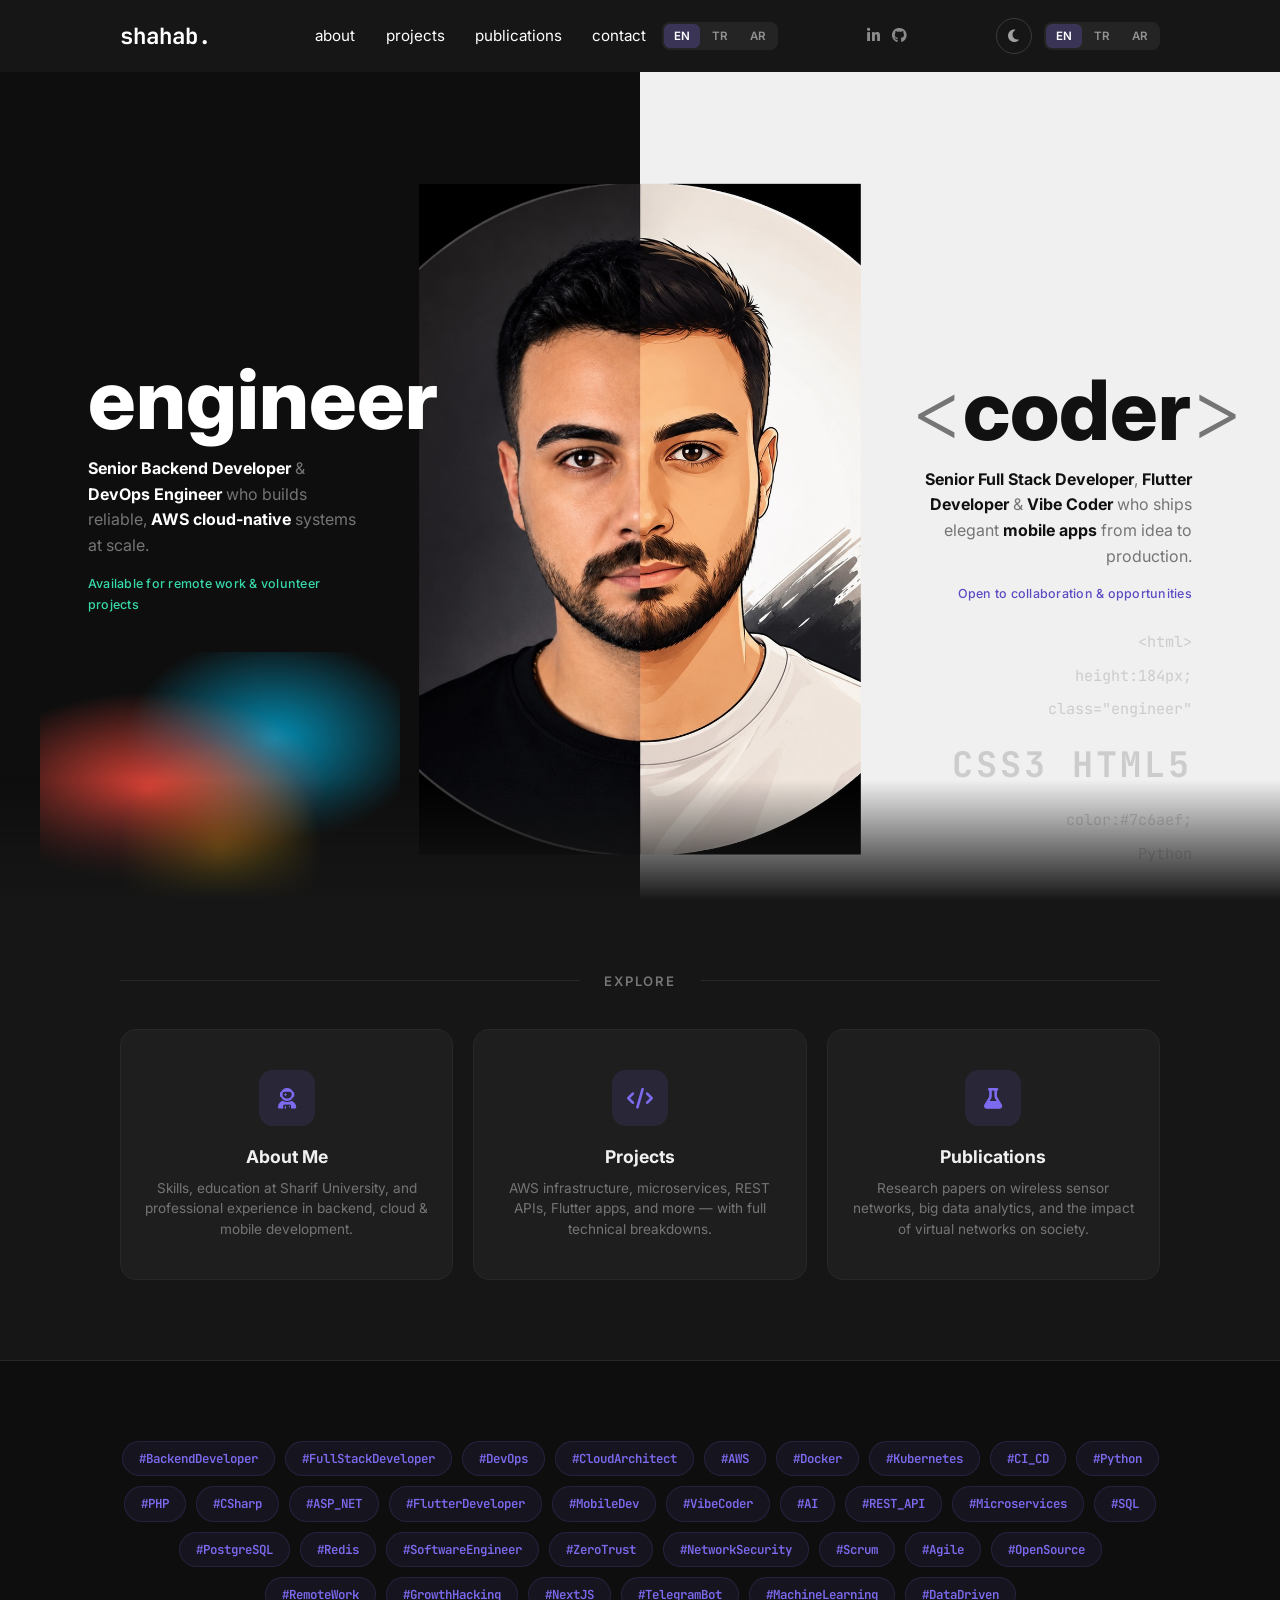
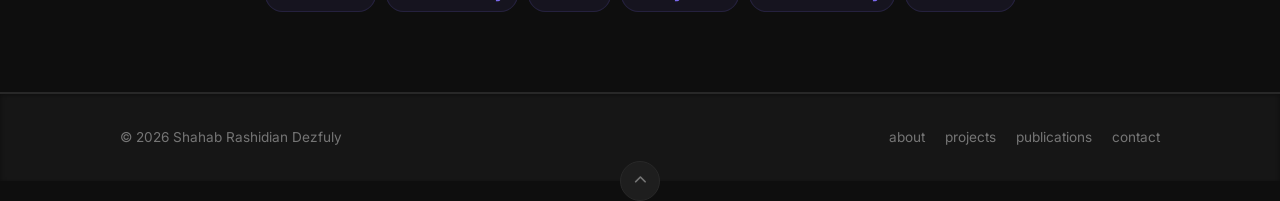
<file: portfolio/index.html>
<!DOCTYPE html>
<html lang="en" data-theme="dark">
<head>
    <meta charset="UTF-8">
    <meta name="viewport" content="width=device-width, initial-scale=1.0">
    <title>Shahab Rashidian — Engineer & Creator</title>
    <meta name="description" content="Senior Backend & Full Stack Developer, DevOps Engineer, AWS Cloud Architect, Flutter Developer. Based in Istanbul, available for remote work.">
    <meta name="keywords" content="Shahab Rashidian Dezfuly, شهاب رشیدیان دزفولی, Software Engineer, Backend Developer, Full Stack Developer, DevOps Engineer, AWS Cloud Architect, Flutter Developer, Istanbul, Sharif University, shahabrdz">
    <meta name="author" content="Shahab Rashidian Dezfuly">
    <meta name="robots" content="index, follow">
    <link rel="canonical" href="https://shahabrdz.dev/">

    <!-- Open Graph -->
    <meta property="og:title" content="Shahab Rashidian Dezfuly — Software Engineer & Cloud Architect">
    <meta property="og:description" content="Senior Backend & Full Stack Developer, DevOps Engineer, AWS Cloud Architect, Flutter Developer. Based in Istanbul, available for remote work.">
    <meta property="og:url" content="https://shahabrdz.dev/">
    <meta property="og:type" content="website">
    <meta property="og:locale" content="en_US">
    <meta property="og:site_name" content="Shahab Rashidian Dezfuly">

    <!-- Twitter Card -->
    <meta name="twitter:card" content="summary">
    <meta name="twitter:title" content="Shahab Rashidian Dezfuly — Software Engineer">
    <meta name="twitter:description" content="Senior Backend & Full Stack Developer, DevOps Engineer, AWS Cloud Architect. Istanbul, Turkey.">

    <!-- Structured Data -->
    <script type="application/ld+json">
    {
        "@context": "https://schema.org",
        "@type": "Person",
        "name": "Shahab Rashidian Dezfuly",
        "alternateName": "شهاب رشیدیان دزفولی",
        "url": "https://shahabrdz.dev",
        "jobTitle": "Software Engineer",
        "knowsAbout": ["Backend Development", "Full Stack Development", "DevOps", "AWS Cloud Architecture", "Flutter", "Mobile Development"],
        "alumniOf": {
            "@type": "CollegeOrUniversity",
            "name": "Sharif University of Technology"
        },
        "address": {
            "@type": "PostalAddress",
            "addressLocality": "Istanbul",
            "addressCountry": "Turkey"
        },
        "sameAs": [
            "https://www.linkedin.com/in/shahab-rashidian-17647a166/",
            "https://github.com/shahabRDZ"
        ]
    }
    </script>

    <link rel="preconnect" href="https://fonts.googleapis.com">
    <link rel="preconnect" href="https://fonts.gstatic.com" crossorigin>
    <link href="https://fonts.googleapis.com/css2?family=Inter:wght@400;500;600;700;800;900&family=JetBrains+Mono:wght@400;700&display=swap" rel="stylesheet">
    <link rel="stylesheet" href="https://cdnjs.cloudflare.com/ajax/libs/font-awesome/6.5.1/css/all.min.css">

    <link rel="stylesheet" href="css/main.css">

</head>
<body id="top">

    <!-- ===== HEADER ===== -->
    <header class="header">
        <div class="header__inner">
            <a href="#top" class="header__logo">shahab.</a>

            <nav class="nav" id="nav">
                <a href="about.html" class="nav__link"><span data-i18n="nav_about">about</span></a>
                <a href="projects.html" class="nav__link"><span data-i18n="nav_portfolio">projects</span></a>
                <a href="publications.html" class="nav__link"><span data-i18n="nav_publications">publications</span></a>
                <a href="contact.html" class="nav__link"><span data-i18n="nav_contact">contact</span></a>
                <div class="lang-switch lang-switch--mobile">
                    <button class="lang-btn lang-btn--active" data-lang="en">EN</button>
                    <button class="lang-btn" data-lang="tr">TR</button>
                    <button class="lang-btn" data-lang="ar">AR</button>
                </div>
            </nav>

            <div class="header__social">
                <a href="https://www.linkedin.com/in/shahab-rashidian-17647a166/" target="_blank" rel="noopener" class="header__social-link"><i class="fab fa-linkedin-in"></i></a>
                <a href="https://github.com/shahabRDZ" target="_blank" rel="noopener" class="header__social-link"><i class="fab fa-github"></i></a>
            </div>

            <div class="header__controls">
                <button class="theme-toggle" id="themeToggle" aria-label="Toggle theme">
                    <i class="fas fa-moon"></i>
                    <i class="fas fa-sun"></i>
                </button>
                <div class="lang-switch" id="langSwitch">
                    <button class="lang-btn lang-btn--active" data-lang="en">EN</button>
                    <button class="lang-btn" data-lang="tr">TR</button>
                    <button class="lang-btn" data-lang="ar">AR</button>
                </div>
            </div>

            <button class="nav-toggle" id="navToggle" aria-label="Menu">
                <span class="nav-toggle__bar"></span>
                <span class="nav-toggle__bar"></span>
                <span class="nav-toggle__bar"></span>
            </button>
        </div>
    </header>


    <!-- SVG Filters for cartoon effect -->
    <svg class="svg-filters" style="position:absolute;width:0;height:0;" xmlns="http://www.w3.org/2000/svg">
        <defs>
            <!-- Heavy Cartoon / Comic filter -->
            <filter id="cartoon">
                <!-- Step 1: Heavy blur to lose fine detail -->
                <feGaussianBlur in="SourceGraphic" stdDeviation="3" result="blur" />

                <!-- Step 2: Aggressive posterize — fewer color steps = more cartoon -->
                <feComponentTransfer in="blur" result="posterize">
                    <feFuncR type="discrete" tableValues="0 0.2 0.45 0.7 1" />
                    <feFuncG type="discrete" tableValues="0 0.2 0.45 0.7 1" />
                    <feFuncB type="discrete" tableValues="0 0.2 0.45 0.7 1" />
                </feComponentTransfer>

                <!-- Step 3: Pump up saturation for vivid cartoon colors -->
                <feColorMatrix in="posterize" type="saturate" values="3" result="vivid" />

                <!-- Step 4: Brighten slightly -->
                <feComponentTransfer in="vivid" result="bright">
                    <feFuncR type="linear" slope="1.15" intercept="0.05" />
                    <feFuncG type="linear" slope="1.15" intercept="0.05" />
                    <feFuncB type="linear" slope="1.15" intercept="0.05" />
                </feComponentTransfer>

                <!-- Step 5: Edge detection for dark outlines -->
                <feGaussianBlur in="SourceGraphic" stdDeviation="0.7" result="src-soft" />
                <feConvolveMatrix in="src-soft" order="3" kernelMatrix="
                    -1 -1 -1
                    -1  8 -1
                    -1 -1 -1
                " result="edges" preserveAlpha="true" />

                <!-- Step 6: Make edges black -->
                <feColorMatrix in="edges" type="matrix" values="
                    0 0 0 0 0
                    0 0 0 0 0
                    0 0 0 0 0
                    -5 -5 -5 1 0
                " result="black-edges" />

                <!-- Step 7: Thicken edges -->
                <feMorphology in="black-edges" operator="dilate" radius="0.5" result="thick-edges" />

                <!-- Step 8: Combine cartoon colors + dark outlines -->
                <feBlend in="bright" in2="thick-edges" mode="multiply" />
            </filter>

            <!-- Professional portrait enhancement -->
            <filter id="enhance">
                <!-- Slight smoothing -->
                <feGaussianBlur in="SourceGraphic" stdDeviation="0.6" result="soft" />
                <!-- Merge back with sharp original -->
                <feBlend in="SourceGraphic" in2="soft" mode="normal" result="blended" />
                <!-- Warm up + boost contrast -->
                <feColorMatrix in="blended" type="matrix" values="
                    1.08 0.02 0    0  0.02
                    0    1.05 0.02 0  0.01
                    0    0    0.95 0  0
                    0    0    0    1  0
                " />
            </filter>
        </defs>
    </svg>

    <!-- ===== HERO — SPLIT FACE ===== -->
    <section class="hero">
        <div class="face" id="face">

            <!-- Left text: Engineer -->
            <div class="face__side face__side--left">
                <div class="face__desc">
                    <h1 class="face__title" data-i18n="hero_left_title">engineer</h1>
                    <p class="face__subtitle" data-i18n="hero_left_sub"><strong>Senior Backend Developer</strong> &amp; <strong>DevOps Engineer</strong> who builds reliable, <strong>AWS cloud-native</strong> systems at scale.</p>
                    <p class="face__badge" data-i18n="hero_left_badge">Available for remote work &amp; volunteer projects</p>
                </div>
            </div>

            <!-- Right text: Creator -->
            <div class="face__side face__side--right">
                <div class="face__desc">
                    <h1 class="face__title"><span class="chevron">&lt;</span>coder<span class="chevron">&gt;</span></h1>
                    <p class="face__subtitle" data-i18n="hero_right_sub"><strong>Senior Full Stack Developer</strong>, <strong>Flutter Developer</strong> &amp; <strong>Vibe Coder</strong> who ships elegant <strong>mobile apps</strong> from idea to production.</p>
                    <p class="face__badge" data-i18n="hero_right_badge">Open to collaboration &amp; opportunities</p>
                </div>
            </div>

            <!-- Photo: two layers for split effect -->
            <div class="face__photo-wrap" id="photoWrap">
                <div class="face__photo">
                    <!-- Left half — cartoon/anime -->
                    <div class="face__art">
                        <img src="img/cartoon.jpg" alt="">
                    </div>
                    <!-- Right half — real photo -->
                    <div class="face__real">
                        <img src="img/profile.jpg" alt="Shahab Rashidian Dezfuly">
                    </div>
                </div>
            </div>

            <!-- Code decorations (right bottom) -->
            <div class="face__code">
                <span class="tag">&lt;html&gt;</span>
                <span class="tag">height:184px;</span>
                <span class="tag">class="engineer"</span>
                <span class="big">CSS3 HTML5</span>
                <span class="tag">color:#7c6aef;</span>
                <span class="tag">Python</span>
            </div>

            <!-- Paint decoration (left bottom) -->
            <div class="face__paint"></div>
        </div>
    </section>


    <!-- ===== EXPLORE — CTA grid linking to pages ===== -->
    <section class="section section--dark" id="explore">
        <div class="section__header">
            <div class="section__line"></div>
            <h2 class="section__title">Explore</h2>
        </div>

        <div class="cta-grid">
            <a href="about.html" class="cta-card">
                <div class="cta-card__icon"><i class="fas fa-user-astronaut"></i></div>
                <h3 class="cta-card__title">About Me</h3>
                <p class="cta-card__sub">Skills, education at Sharif University, and professional experience in backend, cloud &amp; mobile development.</p>
            </a>

            <a href="projects.html" class="cta-card">
                <div class="cta-card__icon"><i class="fas fa-code"></i></div>
                <h3 class="cta-card__title">Projects</h3>
                <p class="cta-card__sub">AWS infrastructure, microservices, REST APIs, Flutter apps, and more &mdash; with full technical breakdowns.</p>
            </a>

            <a href="publications.html" class="cta-card">
                <div class="cta-card__icon"><i class="fas fa-flask"></i></div>
                <h3 class="cta-card__title">Publications</h3>
                <p class="cta-card__sub">Research papers on wireless sensor networks, big data analytics, and the impact of virtual networks on society.</p>
            </a>
        </div>
    </section>


    <!-- ===== HASHTAGS ===== -->
    <section class="section" id="tags">
        <div class="hashtags">
            <span class="hashtag">#BackendDeveloper</span>
            <span class="hashtag">#FullStackDeveloper</span>
            <span class="hashtag">#DevOps</span>
            <span class="hashtag">#CloudArchitect</span>
            <span class="hashtag">#AWS</span>
            <span class="hashtag">#Docker</span>
            <span class="hashtag">#Kubernetes</span>
            <span class="hashtag">#CI_CD</span>
            <span class="hashtag">#Python</span>
            <span class="hashtag">#PHP</span>
            <span class="hashtag">#CSharp</span>
            <span class="hashtag">#ASP_NET</span>
            <span class="hashtag">#FlutterDeveloper</span>
            <span class="hashtag">#MobileDev</span>
            <span class="hashtag">#VibeCoder</span>
            <span class="hashtag">#AI</span>
            <span class="hashtag">#REST_API</span>
            <span class="hashtag">#Microservices</span>
            <span class="hashtag">#SQL</span>
            <span class="hashtag">#PostgreSQL</span>
            <span class="hashtag">#Redis</span>
            <span class="hashtag">#SoftwareEngineer</span>
            <span class="hashtag">#ZeroTrust</span>
            <span class="hashtag">#NetworkSecurity</span>
            <span class="hashtag">#Scrum</span>
            <span class="hashtag">#Agile</span>
            <span class="hashtag">#OpenSource</span>
            <span class="hashtag">#RemoteWork</span>
            <span class="hashtag">#GrowthHacking</span>
            <span class="hashtag">#NextJS</span>
            <span class="hashtag">#TelegramBot</span>
            <span class="hashtag">#MachineLearning</span>
            <span class="hashtag">#DataDriven</span>
        </div>
    </section>

    <!-- ===== FOOTER ===== -->
    <footer class="footer">
        <div class="footer__inner">
            <a href="#top" class="footer__left" data-i18n="footer_copy">&copy; 2026 Shahab Rashidian Dezfuly</a>
            <nav class="footer__nav">
                <a href="about.html" data-i18n="footer_nav_about">about</a>
                <a href="projects.html" data-i18n="footer_nav_projects">projects</a>
                <a href="publications.html" data-i18n="footer_nav_pubs">publications</a>
                <a href="contact.html" data-i18n="footer_nav_contact">contact</a>
            </nav>
        </div>
        <a href="#top" class="footer__top" aria-label="Back to top"><i class="fas fa-chevron-up"></i></a>
    </footer>

    <script src="js/hero.js"></script>
    <script src="js/app.js"></script>


</body>
</html>
</file>
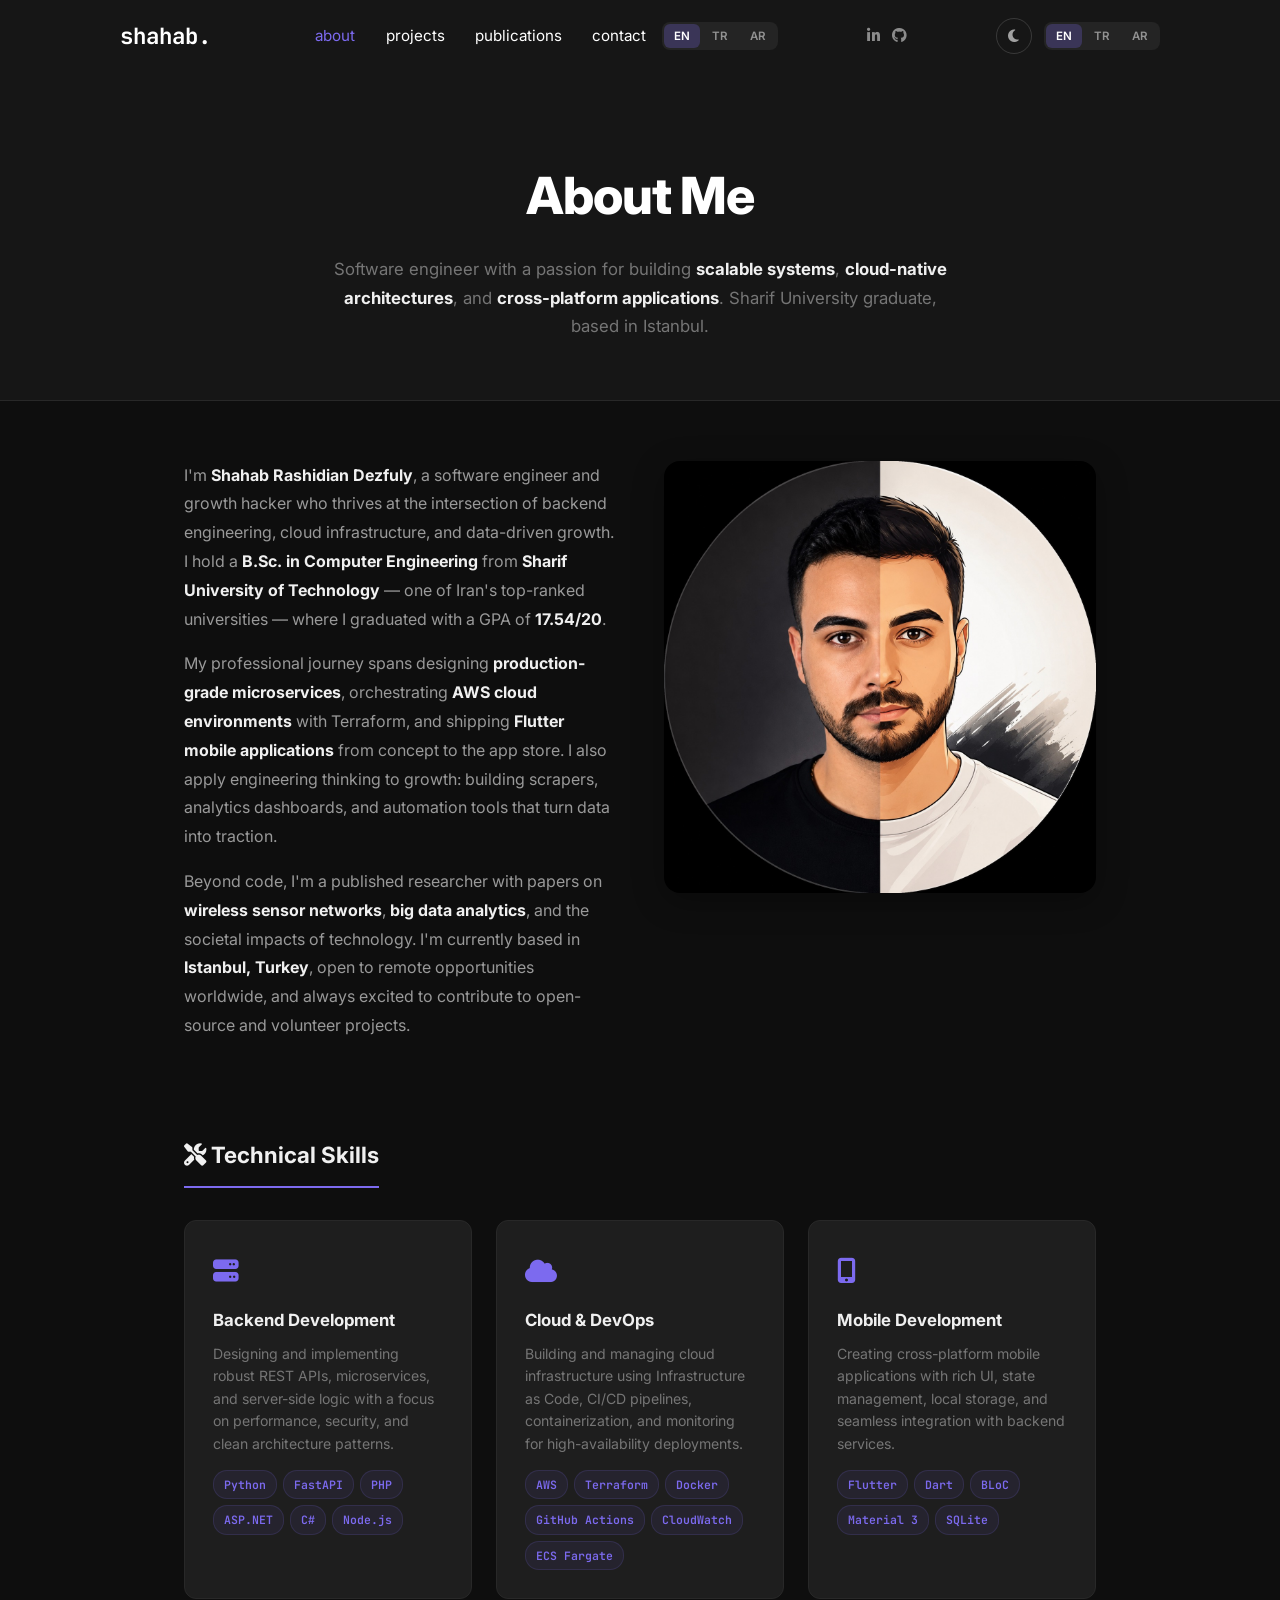
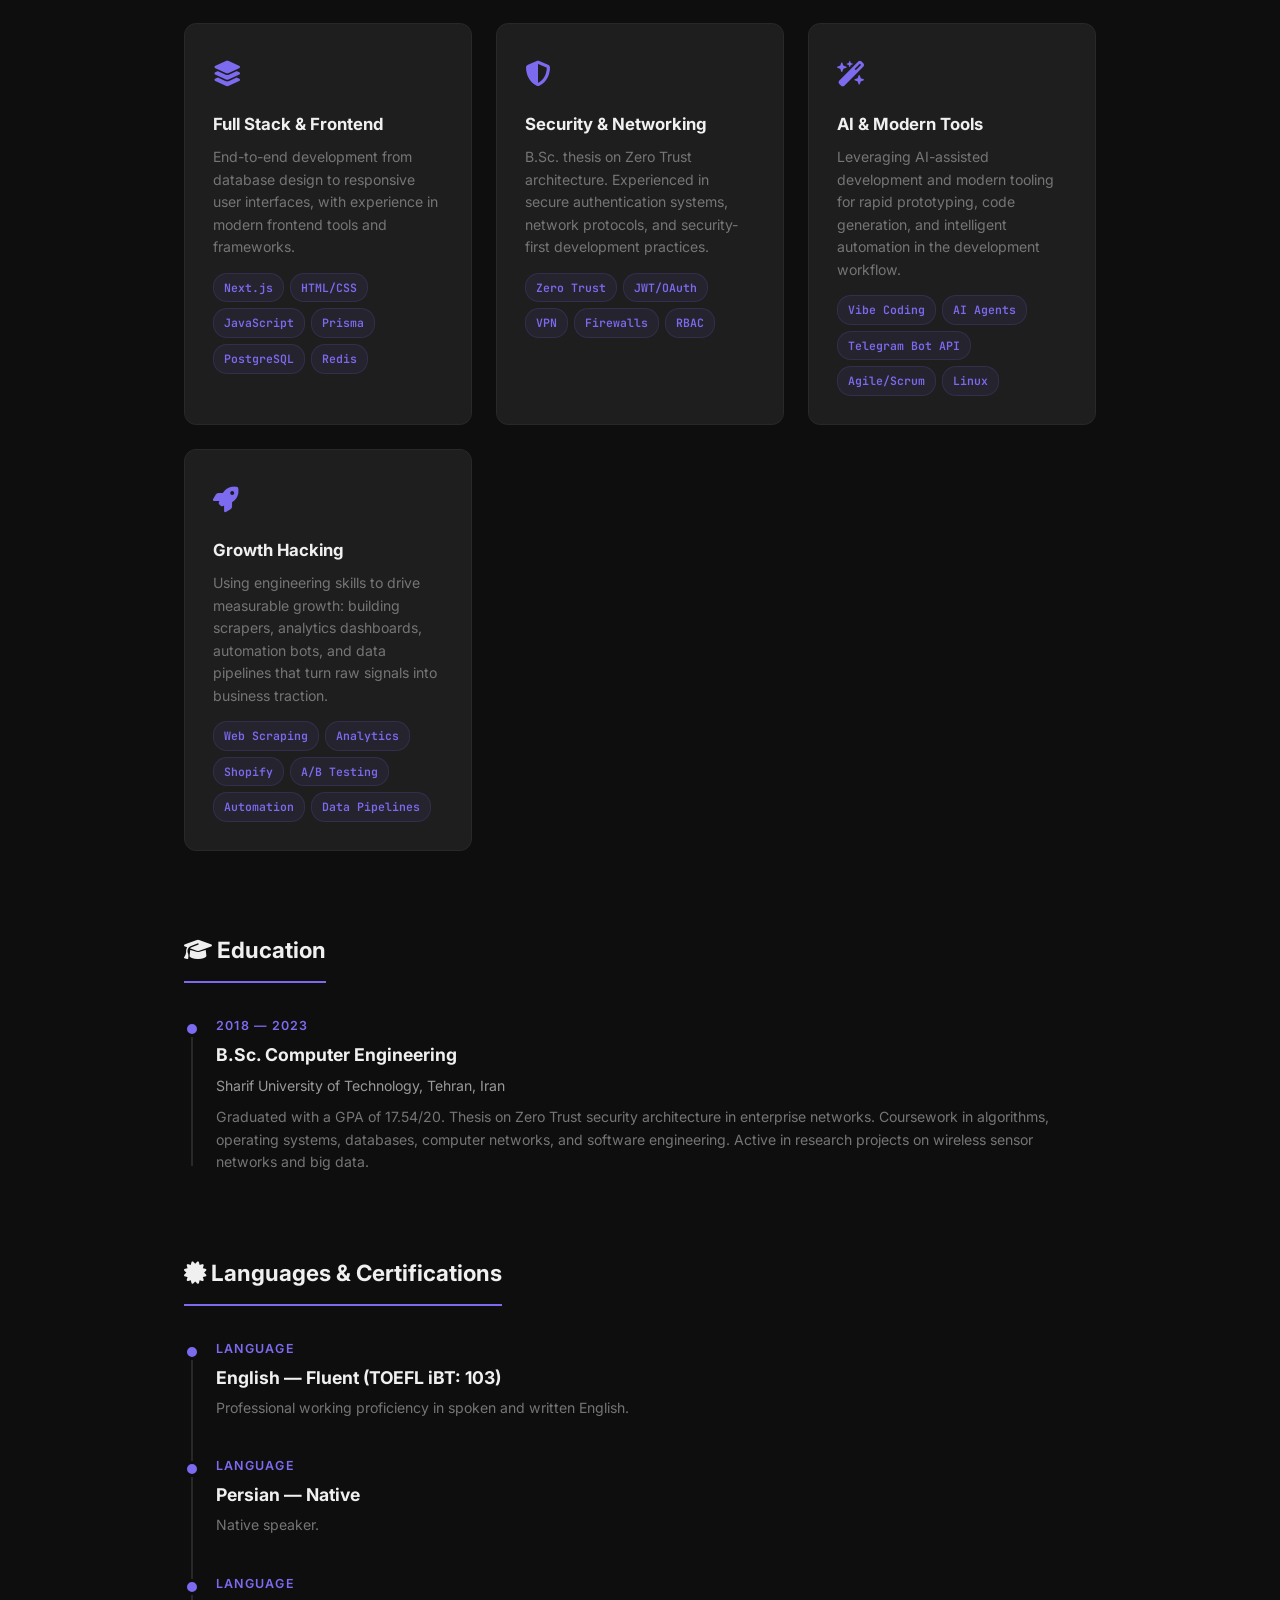
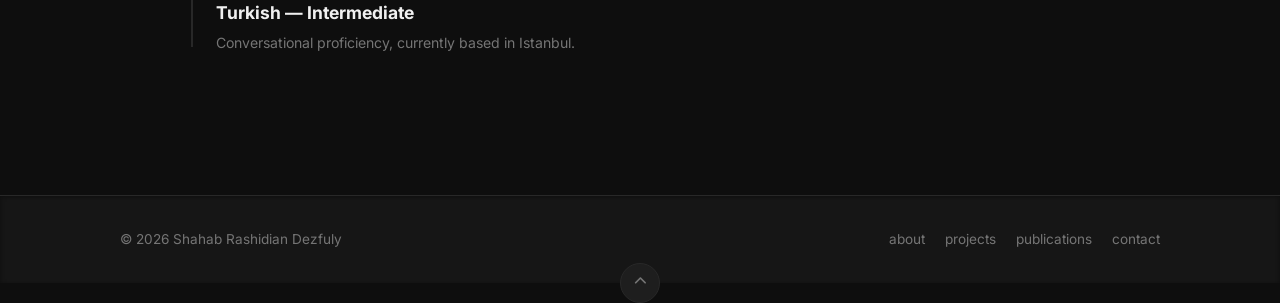
<file: portfolio/about.html>
<!DOCTYPE html>
<html lang="en" data-theme="dark">
<head>
    <meta charset="UTF-8">
    <meta name="viewport" content="width=device-width, initial-scale=1.0">
    <title>About — Shahab Rashidian Dezfuly</title>
    <meta name="description" content="Software Engineer with a B.Sc. from Sharif University of Technology. Specialized in backend development, cloud architecture, DevOps, and mobile app development.">
    <meta name="robots" content="index, follow">
    <link rel="canonical" href="https://shahabrdz.dev/about.html">

    <meta property="og:title" content="About — Shahab Rashidian Dezfuly">
    <meta property="og:description" content="Software Engineer specialized in backend, cloud, DevOps, and mobile development. Sharif University graduate.">
    <meta property="og:url" content="https://shahabrdz.dev/about.html">
    <meta property="og:type" content="website">

    <link rel="preconnect" href="https://fonts.googleapis.com">
    <link rel="preconnect" href="https://fonts.gstatic.com" crossorigin>
    <link href="https://fonts.googleapis.com/css2?family=Inter:wght@400;500;600;700;800;900&family=JetBrains+Mono:wght@400;700&display=swap" rel="stylesheet">
    <link rel="stylesheet" href="https://cdnjs.cloudflare.com/ajax/libs/font-awesome/6.5.1/css/all.min.css">
    <link rel="stylesheet" href="css/main.css">
</head>
<body id="top">

    <!-- ===== HEADER ===== -->
    <header class="header">
        <div class="header__inner">
            <a href="index.html" class="header__logo">shahab.</a>
            <nav class="nav" id="nav">
                <a href="about.html" class="nav__link nav__link--active"><span data-i18n="nav_about">about</span></a>
                <a href="projects.html" class="nav__link"><span data-i18n="nav_portfolio">projects</span></a>
                <a href="publications.html" class="nav__link"><span data-i18n="nav_publications">publications</span></a>
                <a href="contact.html" class="nav__link"><span data-i18n="nav_contact">contact</span></a>
                <div class="lang-switch lang-switch--mobile">
                    <button class="lang-btn lang-btn--active" data-lang="en">EN</button>
                    <button class="lang-btn" data-lang="tr">TR</button>
                    <button class="lang-btn" data-lang="ar">AR</button>
                </div>
            </nav>
            <div class="header__social">
                <a href="https://www.linkedin.com/in/shahab-rashidian-17647a166/" target="_blank" rel="noopener" class="header__social-link"><i class="fab fa-linkedin-in"></i></a>
                <a href="https://github.com/shahabRDZ" target="_blank" rel="noopener" class="header__social-link"><i class="fab fa-github"></i></a>
            </div>
            <div class="header__controls">
                <button class="theme-toggle" id="themeToggle" aria-label="Toggle theme">
                    <i class="fas fa-moon"></i>
                    <i class="fas fa-sun"></i>
                </button>
                <div class="lang-switch" id="langSwitch">
                    <button class="lang-btn lang-btn--active" data-lang="en">EN</button>
                    <button class="lang-btn" data-lang="tr">TR</button>
                    <button class="lang-btn" data-lang="ar">AR</button>
                </div>
            </div>
            <button class="nav-toggle" id="navToggle" aria-label="Menu">
                <span class="nav-toggle__bar"></span>
                <span class="nav-toggle__bar"></span>
                <span class="nav-toggle__bar"></span>
            </button>
        </div>
    </header>

    <!-- ===== PAGE HERO ===== -->
    <section class="page-hero">
        <h1 class="page-hero__title" data-i18n="page_hero_about_title">About Me</h1>
        <p class="page-hero__sub" data-i18n="page_hero_about_sub">Software engineer with a passion for building <strong>scalable systems</strong>, <strong>cloud-native architectures</strong>, and <strong>cross-platform applications</strong>. Sharif University graduate, based in Istanbul.</p>
    </section>

    <!-- ===== CONTENT ===== -->
    <div class="page-content">

        <!-- Intro -->
        <div class="about-intro">
            <div class="about-intro__text">
                <p data-i18n="about_intro_p1">I'm <strong>Shahab Rashidian Dezfuly</strong>, a software engineer and growth hacker who thrives at the intersection of backend engineering, cloud infrastructure, and data-driven growth. I hold a <strong>B.Sc. in Computer Engineering</strong> from <strong>Sharif University of Technology</strong> — one of Iran's top-ranked universities — where I graduated with a GPA of <strong>17.54/20</strong>.</p>
                <p data-i18n="about_intro_p2">My professional journey spans designing <strong>production-grade microservices</strong>, orchestrating <strong>AWS cloud environments</strong> with Terraform, and shipping <strong>Flutter mobile applications</strong> from concept to the app store. I also apply engineering thinking to growth: building scrapers, analytics dashboards, and automation tools that turn data into traction.</p>
                <p data-i18n="about_intro_p3">Beyond code, I'm a published researcher with papers on <strong>wireless sensor networks</strong>, <strong>big data analytics</strong>, and the societal impacts of technology. I'm currently based in <strong>Istanbul, Turkey</strong>, open to remote opportunities worldwide, and always excited to contribute to open-source and volunteer projects.</p>
            </div>
            <div class="about-intro__photo">
                <img src="img/profile.jpg" alt="Shahab Rashidian Dezfuly">
            </div>
        </div>

        <!-- Skills -->
        <div class="skills-section">
            <h2 class="skills-section__title"><i class="fas fa-tools"></i> <span data-i18n="about_skills_title">Technical Skills</span></h2>
            <div class="skills-grid">
                <div class="skill-card">
                    <div class="skill-card__icon"><i class="fas fa-server"></i></div>
                    <h3 class="skill-card__title" data-i18n="skill_backend_title">Backend Development</h3>
                    <p class="skill-card__desc" data-i18n="skill_backend_desc">Designing and implementing robust REST APIs, microservices, and server-side logic with a focus on performance, security, and clean architecture patterns.</p>
                    <div class="skill-card__tags">
                        <span class="skill-tag">Python</span>
                        <span class="skill-tag">FastAPI</span>
                        <span class="skill-tag">PHP</span>
                        <span class="skill-tag">ASP.NET</span>
                        <span class="skill-tag">C#</span>
                        <span class="skill-tag">Node.js</span>
                    </div>
                </div>

                <div class="skill-card">
                    <div class="skill-card__icon"><i class="fas fa-cloud"></i></div>
                    <h3 class="skill-card__title" data-i18n="skill_cloud_title">Cloud & DevOps</h3>
                    <p class="skill-card__desc" data-i18n="skill_cloud_desc">Building and managing cloud infrastructure using Infrastructure as Code, CI/CD pipelines, containerization, and monitoring for high-availability deployments.</p>
                    <div class="skill-card__tags">
                        <span class="skill-tag">AWS</span>
                        <span class="skill-tag">Terraform</span>
                        <span class="skill-tag">Docker</span>
                        <span class="skill-tag">GitHub Actions</span>
                        <span class="skill-tag">CloudWatch</span>
                        <span class="skill-tag">ECS Fargate</span>
                    </div>
                </div>

                <div class="skill-card">
                    <div class="skill-card__icon"><i class="fas fa-mobile-screen-button"></i></div>
                    <h3 class="skill-card__title" data-i18n="skill_mobile_title">Mobile Development</h3>
                    <p class="skill-card__desc" data-i18n="skill_mobile_desc">Creating cross-platform mobile applications with rich UI, state management, local storage, and seamless integration with backend services.</p>
                    <div class="skill-card__tags">
                        <span class="skill-tag">Flutter</span>
                        <span class="skill-tag">Dart</span>
                        <span class="skill-tag">BLoC</span>
                        <span class="skill-tag">Material 3</span>
                        <span class="skill-tag">SQLite</span>
                    </div>
                </div>

                <div class="skill-card">
                    <div class="skill-card__icon"><i class="fas fa-layer-group"></i></div>
                    <h3 class="skill-card__title" data-i18n="skill_fullstack_title">Full Stack & Frontend</h3>
                    <p class="skill-card__desc" data-i18n="skill_fullstack_desc">End-to-end development from database design to responsive user interfaces, with experience in modern frontend tools and frameworks.</p>
                    <div class="skill-card__tags">
                        <span class="skill-tag">Next.js</span>
                        <span class="skill-tag">HTML/CSS</span>
                        <span class="skill-tag">JavaScript</span>
                        <span class="skill-tag">Prisma</span>
                        <span class="skill-tag">PostgreSQL</span>
                        <span class="skill-tag">Redis</span>
                    </div>
                </div>

                <div class="skill-card">
                    <div class="skill-card__icon"><i class="fas fa-shield-halved"></i></div>
                    <h3 class="skill-card__title" data-i18n="skill_security_title">Security & Networking</h3>
                    <p class="skill-card__desc" data-i18n="skill_security_desc">B.Sc. thesis on Zero Trust architecture. Experienced in secure authentication systems, network protocols, and security-first development practices.</p>
                    <div class="skill-card__tags">
                        <span class="skill-tag">Zero Trust</span>
                        <span class="skill-tag">JWT/OAuth</span>
                        <span class="skill-tag">VPN</span>
                        <span class="skill-tag">Firewalls</span>
                        <span class="skill-tag">RBAC</span>
                    </div>
                </div>

                <div class="skill-card">
                    <div class="skill-card__icon"><i class="fas fa-wand-magic-sparkles"></i></div>
                    <h3 class="skill-card__title" data-i18n="skill_ai_title">AI & Modern Tools</h3>
                    <p class="skill-card__desc" data-i18n="skill_ai_desc">Leveraging AI-assisted development and modern tooling for rapid prototyping, code generation, and intelligent automation in the development workflow.</p>
                    <div class="skill-card__tags">
                        <span class="skill-tag">Vibe Coding</span>
                        <span class="skill-tag">AI Agents</span>
                        <span class="skill-tag">Telegram Bot API</span>
                        <span class="skill-tag">Agile/Scrum</span>
                        <span class="skill-tag">Linux</span>
                    </div>
                </div>

                <div class="skill-card">
                    <div class="skill-card__icon"><i class="fas fa-rocket"></i></div>
                    <h3 class="skill-card__title" data-i18n="skill_growth_title">Growth Hacking</h3>
                    <p class="skill-card__desc" data-i18n="skill_growth_desc">Using engineering skills to drive measurable growth: building scrapers, analytics dashboards, automation bots, and data pipelines that turn raw signals into business traction.</p>
                    <div class="skill-card__tags">
                        <span class="skill-tag">Web Scraping</span>
                        <span class="skill-tag">Analytics</span>
                        <span class="skill-tag">Shopify</span>
                        <span class="skill-tag">A/B Testing</span>
                        <span class="skill-tag">Automation</span>
                        <span class="skill-tag">Data Pipelines</span>
                    </div>
                </div>
            </div>
        </div>

        <!-- Education -->
        <div class="timeline-section">
            <h2 class="timeline-section__title"><i class="fas fa-graduation-cap"></i> <span data-i18n="about_edu_title">Education</span></h2>
            <div class="timeline">
                <div class="timeline__item">
                    <div class="timeline__dot"></div>
                    <div class="timeline__date">2018 &mdash; 2023</div>
                    <h3 class="timeline__title" data-i18n="edu_degree">B.Sc. Computer Engineering</h3>
                    <p class="timeline__place" data-i18n="edu_place">Sharif University of Technology, Tehran, Iran</p>
                    <p class="timeline__desc" data-i18n="edu_desc">Graduated with a GPA of 17.54/20. Thesis on Zero Trust security architecture in enterprise networks. Coursework in algorithms, operating systems, databases, computer networks, and software engineering. Active in research projects on wireless sensor networks and big data.</p>
                </div>
            </div>
        </div>

        <!-- Languages & Certifications -->
        <div class="timeline-section">
            <h2 class="timeline-section__title"><i class="fas fa-certificate"></i> <span data-i18n="about_langcert_title">Languages & Certifications</span></h2>
            <div class="timeline">
                <div class="timeline__item">
                    <div class="timeline__dot"></div>
                    <div class="timeline__date">Language</div>
                    <h3 class="timeline__title" data-i18n="lang_en_title">English &mdash; Fluent (TOEFL iBT: 103)</h3>
                    <p class="timeline__desc" data-i18n="lang_en_desc">Professional working proficiency in spoken and written English.</p>
                </div>
                <div class="timeline__item">
                    <div class="timeline__dot"></div>
                    <div class="timeline__date">Language</div>
                    <h3 class="timeline__title" data-i18n="lang_fa_title">Persian &mdash; Native</h3>
                    <p class="timeline__desc" data-i18n="lang_fa_desc">Native speaker.</p>
                </div>
                <div class="timeline__item">
                    <div class="timeline__dot"></div>
                    <div class="timeline__date">Language</div>
                    <h3 class="timeline__title" data-i18n="lang_tr_title">Turkish &mdash; Intermediate</h3>
                    <p class="timeline__desc" data-i18n="lang_tr_desc">Conversational proficiency, currently based in Istanbul.</p>
                </div>
            </div>
        </div>

    </div>

    <!-- ===== FOOTER ===== -->
    <footer class="footer">
        <div class="footer__inner">
            <a href="index.html" class="footer__left" data-i18n="footer_copy">&copy; 2026 Shahab Rashidian Dezfuly</a>
            <nav class="footer__nav">
                <a href="about.html" data-i18n="footer_nav_about">about</a>
                <a href="projects.html" data-i18n="footer_nav_projects">projects</a>
                <a href="publications.html" data-i18n="footer_nav_pubs">publications</a>
                <a href="contact.html" data-i18n="footer_nav_contact">contact</a>
            </nav>
        </div>
        <a href="#top" class="footer__top" aria-label="Back to top"><i class="fas fa-chevron-up"></i></a>
    </footer>

    <script src="js/app.js"></script>
</body>
</html>
</file>
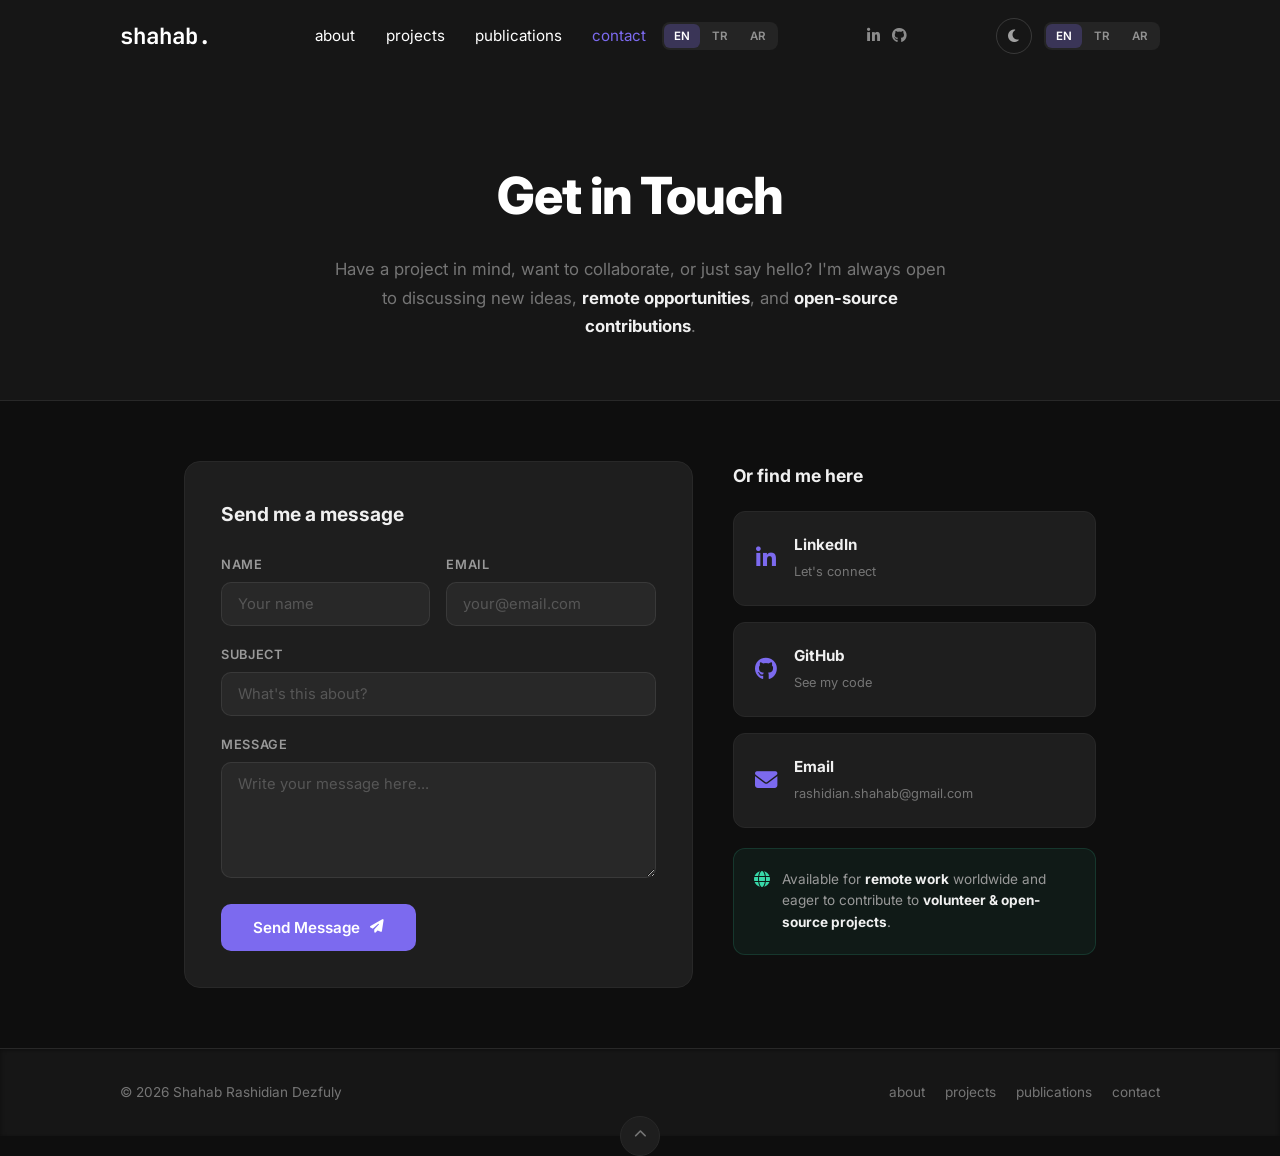
<file: portfolio/contact.html>
<!DOCTYPE html>
<html lang="en" data-theme="dark">
<head>
    <meta charset="UTF-8">
    <meta name="viewport" content="width=device-width, initial-scale=1.0">
    <title>Contact — Shahab Rashidian Dezfuly</title>
    <meta name="description" content="Get in touch with Shahab Rashidian Dezfuly. Available for remote work, collaboration, and open-source projects.">
    <meta name="robots" content="index, follow">
    <link rel="canonical" href="https://shahabrdz.dev/contact.html">

    <meta property="og:title" content="Contact — Shahab Rashidian Dezfuly">
    <meta property="og:description" content="Available for remote work, collaboration, and open-source projects.">
    <meta property="og:url" content="https://shahabrdz.dev/contact.html">
    <meta property="og:type" content="website">

    <link rel="preconnect" href="https://fonts.googleapis.com">
    <link rel="preconnect" href="https://fonts.gstatic.com" crossorigin>
    <link href="https://fonts.googleapis.com/css2?family=Inter:wght@400;500;600;700;800;900&family=JetBrains+Mono:wght@400;700&display=swap" rel="stylesheet">
    <link rel="stylesheet" href="https://cdnjs.cloudflare.com/ajax/libs/font-awesome/6.5.1/css/all.min.css">
    <link rel="stylesheet" href="css/main.css">
</head>
<body id="top">

    <!-- ===== HEADER ===== -->
    <header class="header">
        <div class="header__inner">
            <a href="index.html" class="header__logo">shahab.</a>
            <nav class="nav" id="nav">
                <a href="about.html" class="nav__link"><span data-i18n="nav_about">about</span></a>
                <a href="projects.html" class="nav__link"><span data-i18n="nav_portfolio">projects</span></a>
                <a href="publications.html" class="nav__link"><span data-i18n="nav_publications">publications</span></a>
                <a href="contact.html" class="nav__link nav__link--active"><span data-i18n="nav_contact">contact</span></a>
                <div class="lang-switch lang-switch--mobile">
                    <button class="lang-btn lang-btn--active" data-lang="en">EN</button>
                    <button class="lang-btn" data-lang="tr">TR</button>
                    <button class="lang-btn" data-lang="ar">AR</button>
                </div>
            </nav>
            <div class="header__social">
                <a href="https://www.linkedin.com/in/shahab-rashidian-17647a166/" target="_blank" rel="noopener" class="header__social-link"><i class="fab fa-linkedin-in"></i></a>
                <a href="https://github.com/shahabRDZ" target="_blank" rel="noopener" class="header__social-link"><i class="fab fa-github"></i></a>
            </div>
            <div class="header__controls">
                <button class="theme-toggle" id="themeToggle" aria-label="Toggle theme">
                    <i class="fas fa-moon"></i>
                    <i class="fas fa-sun"></i>
                </button>
                <div class="lang-switch" id="langSwitch">
                    <button class="lang-btn lang-btn--active" data-lang="en">EN</button>
                    <button class="lang-btn" data-lang="tr">TR</button>
                    <button class="lang-btn" data-lang="ar">AR</button>
                </div>
            </div>
            <button class="nav-toggle" id="navToggle" aria-label="Menu">
                <span class="nav-toggle__bar"></span>
                <span class="nav-toggle__bar"></span>
                <span class="nav-toggle__bar"></span>
            </button>
        </div>
    </header>

    <!-- ===== PAGE HERO ===== -->
    <section class="page-hero">
        <h1 class="page-hero__title" data-i18n="page_hero_contact_title">Get in Touch</h1>
        <p class="page-hero__sub" data-i18n="page_hero_contact_sub">Have a project in mind, want to collaborate, or just say hello? I'm always open to discussing new ideas, <strong>remote opportunities</strong>, and <strong>open-source contributions</strong>.</p>
    </section>

    <!-- ===== CONTENT ===== -->
    <div class="page-content">
        <div class="contact-wrap">
            <!-- Message form -->
            <form class="contact-form" action="#" method="POST" id="contactForm" onsubmit="return sendForm(event)">
                <h3 class="contact-form__title" data-i18n="contact_form_title">Send me a message</h3>
                <div class="contact-form__row">
                    <div class="contact-form__field">
                        <label for="name" data-i18n="contact_name">Name</label>
                        <input type="text" id="name" name="name" data-i18n-placeholder="contact_name_ph" placeholder="Your name" required>
                    </div>
                    <div class="contact-form__field">
                        <label for="email" data-i18n="contact_email">Email</label>
                        <input type="email" id="email" name="email" data-i18n-placeholder="contact_email_ph" placeholder="your@email.com" required>
                    </div>
                </div>
                <div class="contact-form__field">
                    <label for="subject" data-i18n="contact_subject">Subject</label>
                    <input type="text" id="subject" name="subject" data-i18n-placeholder="contact_subject_ph" placeholder="What's this about?">
                </div>
                <div class="contact-form__field">
                    <label for="message" data-i18n="contact_message">Message</label>
                    <textarea id="message" name="message" rows="5" data-i18n-placeholder="contact_message_ph" placeholder="Write your message here..." required></textarea>
                </div>
                <button type="submit" class="contact-form__btn">
                    <span data-i18n="contact_send">Send Message</span> <i class="fas fa-paper-plane"></i>
                </button>
            </form>

            <!-- Social links -->
            <div class="contact-side">
                <h3 class="contact-side__title" data-i18n="contact_or">Or find me here</h3>
                <a href="https://www.linkedin.com/in/shahab-rashidian-17647a166/" target="_blank" rel="noopener" class="contact-side__link">
                    <i class="fab fa-linkedin-in"></i>
                    <div>
                        <strong>LinkedIn</strong>
                        <span data-i18n="contact_linkedin">Let's connect</span>
                    </div>
                </a>
                <a href="https://github.com/shahabRDZ" target="_blank" rel="noopener" class="contact-side__link">
                    <i class="fab fa-github"></i>
                    <div>
                        <strong>GitHub</strong>
                        <span data-i18n="contact_github">See my code</span>
                    </div>
                </a>
                <a href="mailto:rashidian.shahab@gmail.com" class="contact-side__link">
                    <i class="fas fa-envelope"></i>
                    <div>
                        <strong>Email</strong>
                        <span>rashidian.shahab@gmail.com</span>
                    </div>
                </a>
                <div class="contact-side__note">
                    <i class="fas fa-globe"></i>
                    <p data-i18n="contact_remote">Available for <strong>remote work</strong> worldwide and eager to contribute to <strong>volunteer &amp; open-source projects</strong>.</p>
                </div>
            </div>
        </div>
    </div>

    <!-- ===== FOOTER ===== -->
    <footer class="footer">
        <div class="footer__inner">
            <a href="index.html" class="footer__left" data-i18n="footer_copy">&copy; 2026 Shahab Rashidian Dezfuly</a>
            <nav class="footer__nav">
                <a href="about.html" data-i18n="footer_nav_about">about</a>
                <a href="projects.html" data-i18n="footer_nav_projects">projects</a>
                <a href="publications.html" data-i18n="footer_nav_pubs">publications</a>
                <a href="contact.html" data-i18n="footer_nav_contact">contact</a>
            </nav>
        </div>
        <a href="#top" class="footer__top" aria-label="Back to top"><i class="fas fa-chevron-up"></i></a>
    </footer>

    <script src="js/app.js"></script>
    <script>
    function sendForm(e) {
        e.preventDefault();
        var name = document.getElementById('name').value;
        var email = document.getElementById('email').value;
        var subject = document.getElementById('subject').value;
        var message = document.getElementById('message').value;

        var body = 'Name: ' + name + '%0D%0AEmail: ' + email + '%0D%0A%0D%0A' + message;
        var mailto = 'mailto:rashidian.shahab@gmail.com?subject=' + encodeURIComponent(subject || 'Message from shahabrdz.dev') + '&body=' + body;

        window.open(mailto, '_blank');

        var btn = document.querySelector('.contact-form__btn');
        var originalText = btn.innerHTML;
        btn.innerHTML = '<i class="fas fa-check"></i> Opening email client...';
        btn.style.background = '#38d9a9';

        setTimeout(function() {
            btn.innerHTML = originalText;
            btn.style.background = '';
            document.getElementById('contactForm').reset();
        }, 3000);

        return false;
    }
    </script>
</body>
</html>
</file>
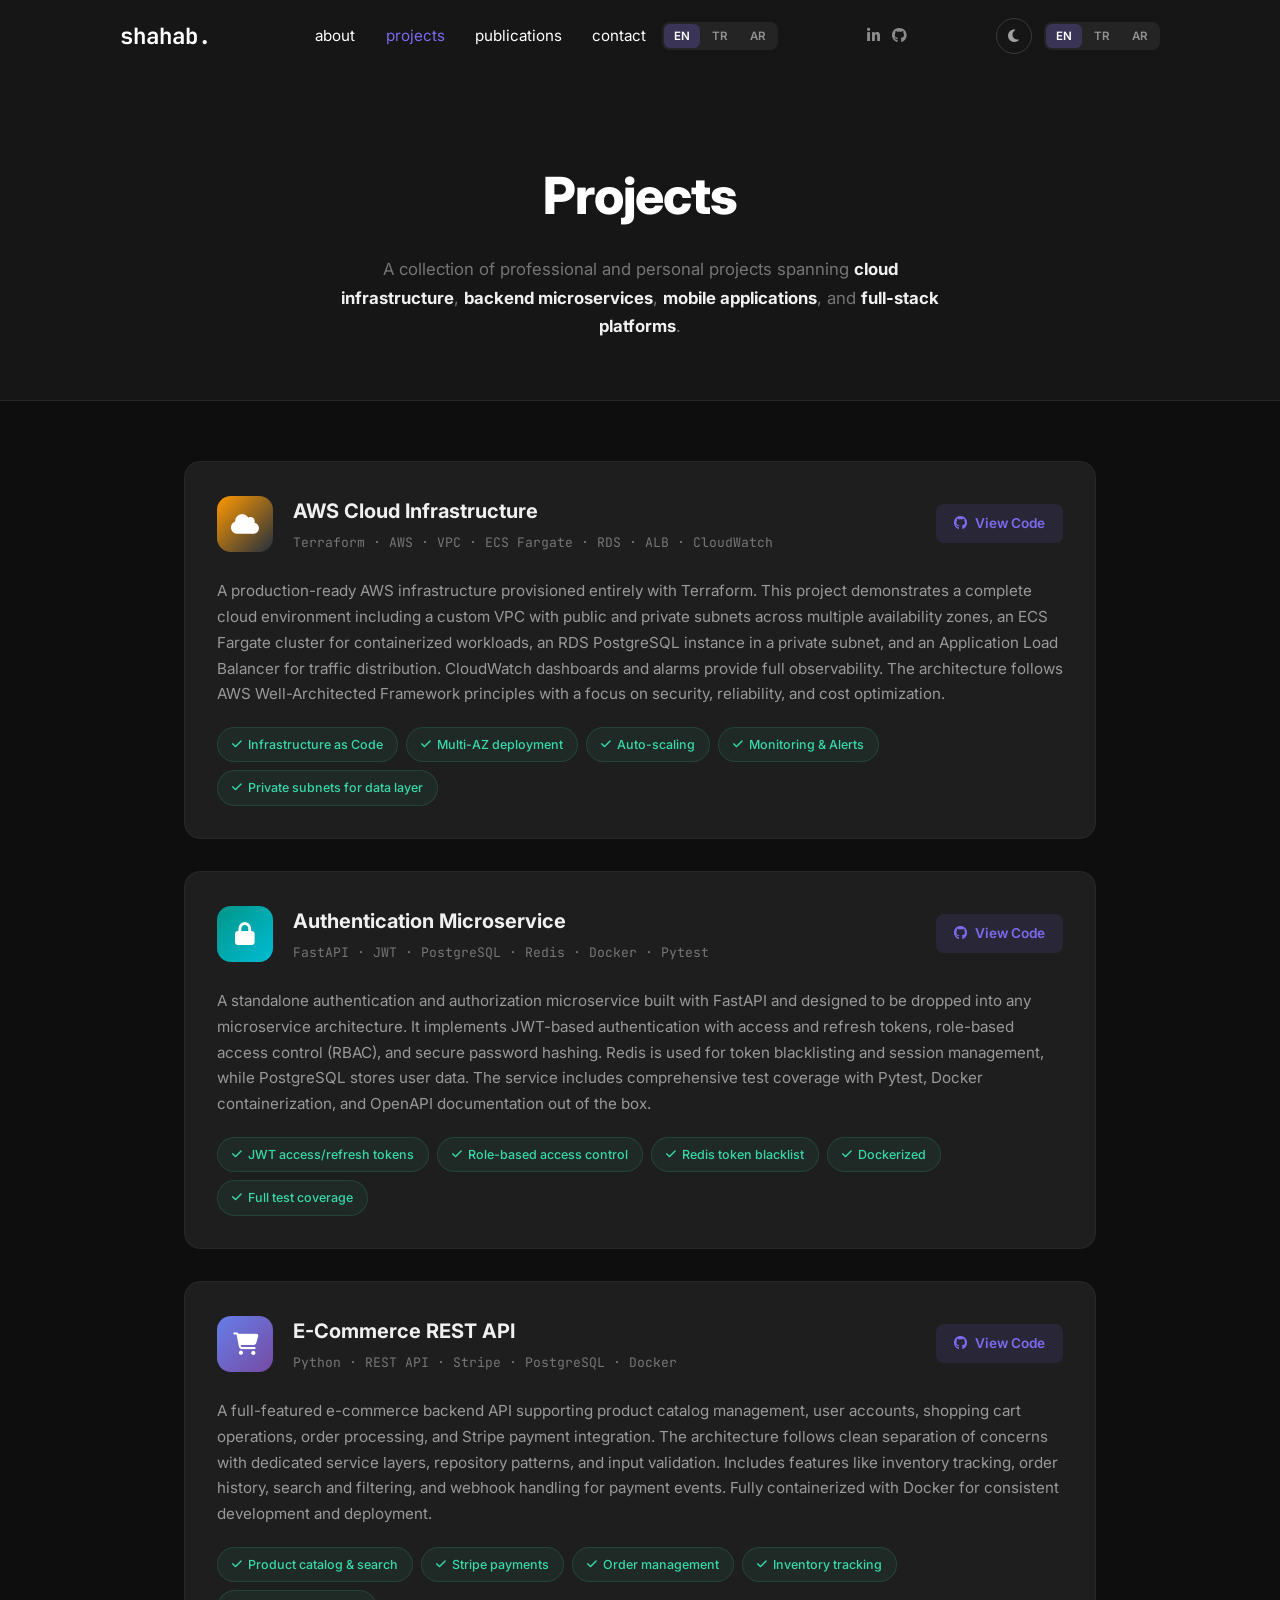
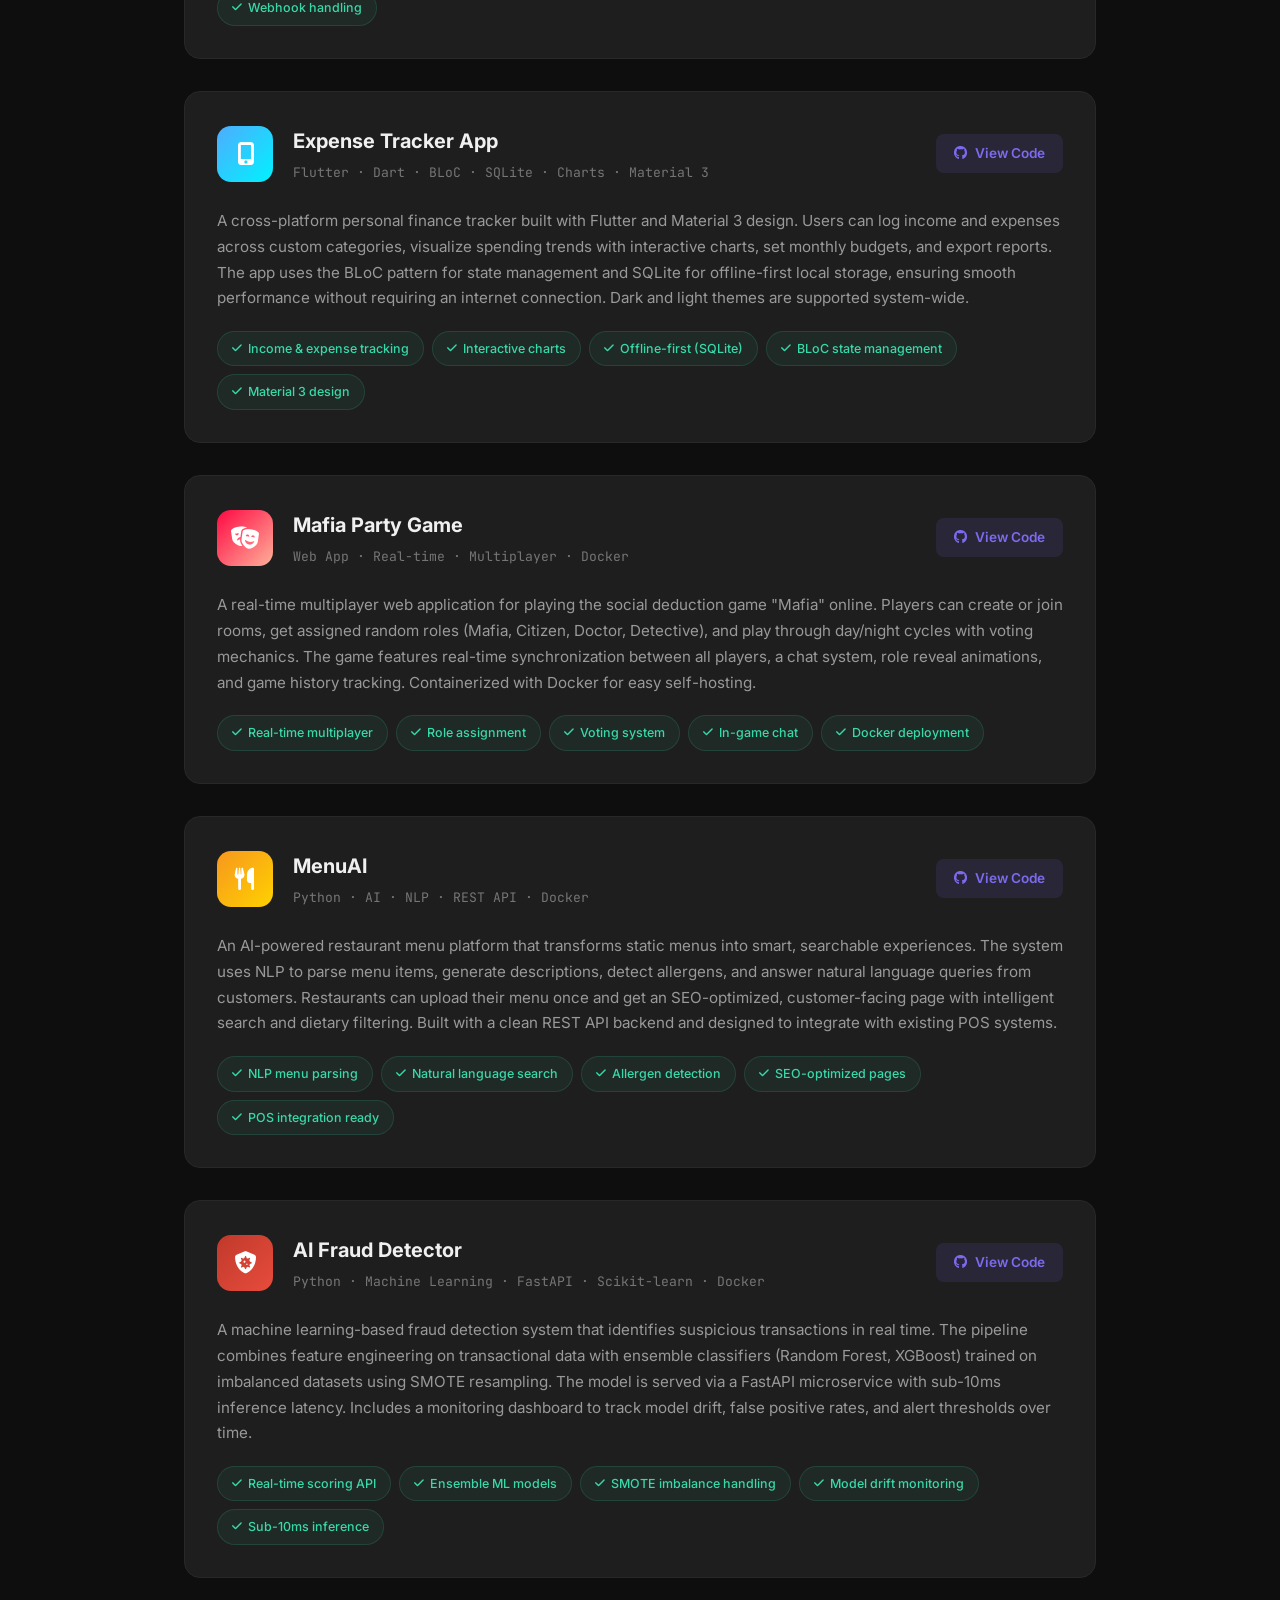
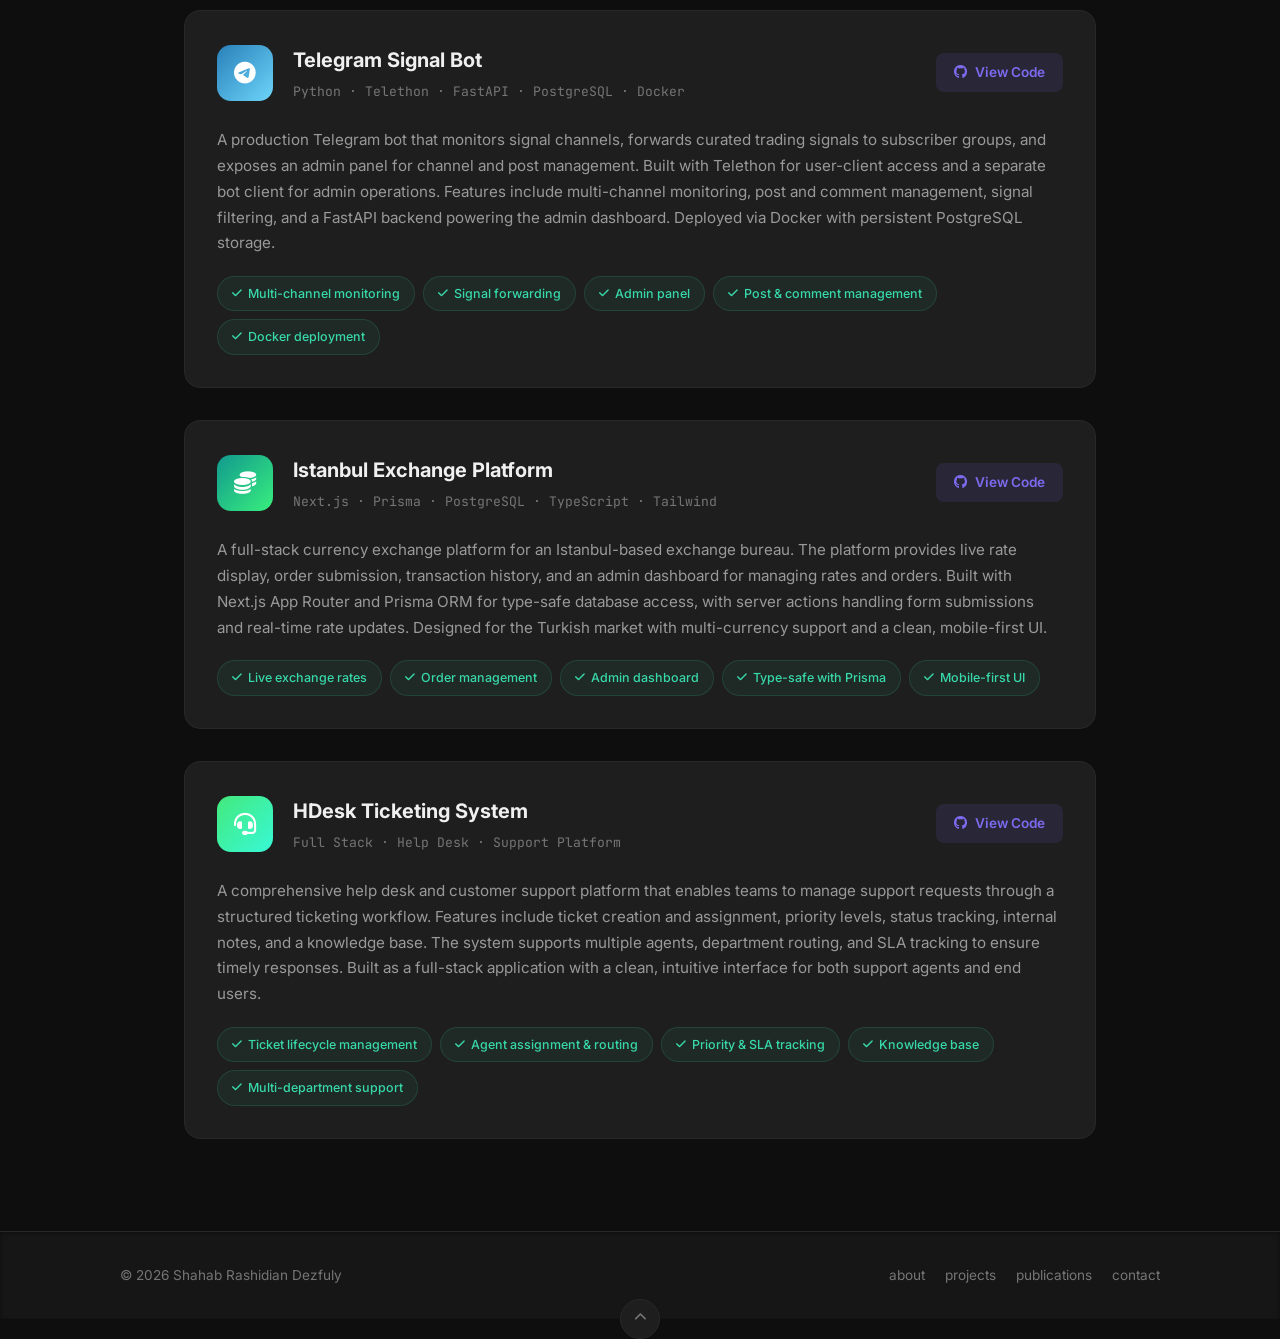
<file: portfolio/projects.html>
<!DOCTYPE html>
<html lang="en" data-theme="dark">
<head>
    <meta charset="UTF-8">
    <meta name="viewport" content="width=device-width, initial-scale=1.0">
    <title>Projects — Shahab Rashidian Dezfuly</title>
    <meta name="description" content="Professional projects: AWS cloud infrastructure, authentication microservices, e-commerce APIs, Flutter mobile apps, and more.">
    <meta name="robots" content="index, follow">
    <link rel="canonical" href="https://shahabrdz.dev/projects.html">

    <meta property="og:title" content="Projects — Shahab Rashidian Dezfuly">
    <meta property="og:description" content="Professional projects in cloud architecture, backend development, and mobile applications.">
    <meta property="og:url" content="https://shahabrdz.dev/projects.html">
    <meta property="og:type" content="website">

    <link rel="preconnect" href="https://fonts.googleapis.com">
    <link rel="preconnect" href="https://fonts.gstatic.com" crossorigin>
    <link href="https://fonts.googleapis.com/css2?family=Inter:wght@400;500;600;700;800;900&family=JetBrains+Mono:wght@400;700&display=swap" rel="stylesheet">
    <link rel="stylesheet" href="https://cdnjs.cloudflare.com/ajax/libs/font-awesome/6.5.1/css/all.min.css">
    <link rel="stylesheet" href="css/main.css">
</head>
<body id="top">

    <!-- ===== HEADER ===== -->
    <header class="header">
        <div class="header__inner">
            <a href="index.html" class="header__logo">shahab.</a>
            <nav class="nav" id="nav">
                <a href="about.html" class="nav__link"><span data-i18n="nav_about">about</span></a>
                <a href="projects.html" class="nav__link nav__link--active"><span data-i18n="nav_portfolio">projects</span></a>
                <a href="publications.html" class="nav__link"><span data-i18n="nav_publications">publications</span></a>
                <a href="contact.html" class="nav__link"><span data-i18n="nav_contact">contact</span></a>
                <div class="lang-switch lang-switch--mobile">
                    <button class="lang-btn lang-btn--active" data-lang="en">EN</button>
                    <button class="lang-btn" data-lang="tr">TR</button>
                    <button class="lang-btn" data-lang="ar">AR</button>
                </div>
            </nav>
            <div class="header__social">
                <a href="https://www.linkedin.com/in/shahab-rashidian-17647a166/" target="_blank" rel="noopener" class="header__social-link"><i class="fab fa-linkedin-in"></i></a>
                <a href="https://github.com/shahabRDZ" target="_blank" rel="noopener" class="header__social-link"><i class="fab fa-github"></i></a>
            </div>
            <div class="header__controls">
                <button class="theme-toggle" id="themeToggle" aria-label="Toggle theme">
                    <i class="fas fa-moon"></i>
                    <i class="fas fa-sun"></i>
                </button>
                <div class="lang-switch" id="langSwitch">
                    <button class="lang-btn lang-btn--active" data-lang="en">EN</button>
                    <button class="lang-btn" data-lang="tr">TR</button>
                    <button class="lang-btn" data-lang="ar">AR</button>
                </div>
            </div>
            <button class="nav-toggle" id="navToggle" aria-label="Menu">
                <span class="nav-toggle__bar"></span>
                <span class="nav-toggle__bar"></span>
                <span class="nav-toggle__bar"></span>
            </button>
        </div>
    </header>

    <!-- ===== PAGE HERO ===== -->
    <section class="page-hero">
        <h1 class="page-hero__title" data-i18n="page_hero_projects_title">Projects</h1>
        <p class="page-hero__sub" data-i18n="page_hero_projects_sub">A collection of professional and personal projects spanning <strong>cloud infrastructure</strong>, <strong>backend microservices</strong>, <strong>mobile applications</strong>, and <strong>full-stack platforms</strong>.</p>
    </section>

    <!-- ===== CONTENT ===== -->
    <div class="page-content">

        <!-- AWS Cloud Infrastructure -->
        <div class="project-detail">
            <div class="project-detail__header">
                <div class="project-detail__icon" style="background: linear-gradient(135deg, #FF9900, #232F3E);">
                    <i class="fas fa-cloud"></i>
                </div>
                <div class="project-detail__meta">
                    <h2 class="project-detail__title">AWS Cloud Infrastructure</h2>
                    <p class="project-detail__stack">Terraform &middot; AWS &middot; VPC &middot; ECS Fargate &middot; RDS &middot; ALB &middot; CloudWatch</p>
                </div>
                <a href="https://github.com/shahabRDZ/aws-cloud-infra" target="_blank" rel="noopener" class="project-detail__link">
                    <i class="fab fa-github"></i> View Code
                </a>
            </div>
            <div class="project-detail__body">
                <p class="project-detail__desc">A production-ready AWS infrastructure provisioned entirely with Terraform. This project demonstrates a complete cloud environment including a custom VPC with public and private subnets across multiple availability zones, an ECS Fargate cluster for containerized workloads, an RDS PostgreSQL instance in a private subnet, and an Application Load Balancer for traffic distribution. CloudWatch dashboards and alarms provide full observability. The architecture follows AWS Well-Architected Framework principles with a focus on security, reliability, and cost optimization.</p>
                <div class="project-detail__features">
                    <span class="project-feature"><i class="fas fa-check"></i> Infrastructure as Code</span>
                    <span class="project-feature"><i class="fas fa-check"></i> Multi-AZ deployment</span>
                    <span class="project-feature"><i class="fas fa-check"></i> Auto-scaling</span>
                    <span class="project-feature"><i class="fas fa-check"></i> Monitoring & Alerts</span>
                    <span class="project-feature"><i class="fas fa-check"></i> Private subnets for data layer</span>
                </div>
            </div>
        </div>

        <!-- Auth Microservice -->
        <div class="project-detail">
            <div class="project-detail__header">
                <div class="project-detail__icon" style="background: linear-gradient(135deg, #009688, #00BCD4);">
                    <i class="fas fa-lock"></i>
                </div>
                <div class="project-detail__meta">
                    <h2 class="project-detail__title">Authentication Microservice</h2>
                    <p class="project-detail__stack">FastAPI &middot; JWT &middot; PostgreSQL &middot; Redis &middot; Docker &middot; Pytest</p>
                </div>
                <a href="https://github.com/shahabRDZ/fastapi-auth-service" target="_blank" rel="noopener" class="project-detail__link">
                    <i class="fab fa-github"></i> View Code
                </a>
            </div>
            <div class="project-detail__body">
                <p class="project-detail__desc">A standalone authentication and authorization microservice built with FastAPI and designed to be dropped into any microservice architecture. It implements JWT-based authentication with access and refresh tokens, role-based access control (RBAC), and secure password hashing. Redis is used for token blacklisting and session management, while PostgreSQL stores user data. The service includes comprehensive test coverage with Pytest, Docker containerization, and OpenAPI documentation out of the box.</p>
                <div class="project-detail__features">
                    <span class="project-feature"><i class="fas fa-check"></i> JWT access/refresh tokens</span>
                    <span class="project-feature"><i class="fas fa-check"></i> Role-based access control</span>
                    <span class="project-feature"><i class="fas fa-check"></i> Redis token blacklist</span>
                    <span class="project-feature"><i class="fas fa-check"></i> Dockerized</span>
                    <span class="project-feature"><i class="fas fa-check"></i> Full test coverage</span>
                </div>
            </div>
        </div>

        <!-- E-Commerce API -->
        <div class="project-detail">
            <div class="project-detail__header">
                <div class="project-detail__icon" style="background: linear-gradient(135deg, #667eea, #764ba2);">
                    <i class="fas fa-cart-shopping"></i>
                </div>
                <div class="project-detail__meta">
                    <h2 class="project-detail__title">E-Commerce REST API</h2>
                    <p class="project-detail__stack">Python &middot; REST API &middot; Stripe &middot; PostgreSQL &middot; Docker</p>
                </div>
                <a href="https://github.com/shahabRDZ/ecommerce-api" target="_blank" rel="noopener" class="project-detail__link">
                    <i class="fab fa-github"></i> View Code
                </a>
            </div>
            <div class="project-detail__body">
                <p class="project-detail__desc">A full-featured e-commerce backend API supporting product catalog management, user accounts, shopping cart operations, order processing, and Stripe payment integration. The architecture follows clean separation of concerns with dedicated service layers, repository patterns, and input validation. Includes features like inventory tracking, order history, search and filtering, and webhook handling for payment events. Fully containerized with Docker for consistent development and deployment.</p>
                <div class="project-detail__features">
                    <span class="project-feature"><i class="fas fa-check"></i> Product catalog & search</span>
                    <span class="project-feature"><i class="fas fa-check"></i> Stripe payments</span>
                    <span class="project-feature"><i class="fas fa-check"></i> Order management</span>
                    <span class="project-feature"><i class="fas fa-check"></i> Inventory tracking</span>
                    <span class="project-feature"><i class="fas fa-check"></i> Webhook handling</span>
                </div>
            </div>
        </div>

        <!-- Expense Tracker -->
        <div class="project-detail">
            <div class="project-detail__header">
                <div class="project-detail__icon" style="background: linear-gradient(135deg, #4facfe, #00f2fe);">
                    <i class="fas fa-mobile-screen-button"></i>
                </div>
                <div class="project-detail__meta">
                    <h2 class="project-detail__title">Expense Tracker App</h2>
                    <p class="project-detail__stack">Flutter &middot; Dart &middot; BLoC &middot; SQLite &middot; Charts &middot; Material 3</p>
                </div>
                <a href="https://github.com/shahabRDZ/flutter-expense-tracker" target="_blank" rel="noopener" class="project-detail__link">
                    <i class="fab fa-github"></i> View Code
                </a>
            </div>
            <div class="project-detail__body">
                <p class="project-detail__desc">A cross-platform personal finance tracker built with Flutter and Material 3 design. Users can log income and expenses across custom categories, visualize spending trends with interactive charts, set monthly budgets, and export reports. The app uses the BLoC pattern for state management and SQLite for offline-first local storage, ensuring smooth performance without requiring an internet connection. Dark and light themes are supported system-wide.</p>
                <div class="project-detail__features">
                    <span class="project-feature"><i class="fas fa-check"></i> Income & expense tracking</span>
                    <span class="project-feature"><i class="fas fa-check"></i> Interactive charts</span>
                    <span class="project-feature"><i class="fas fa-check"></i> Offline-first (SQLite)</span>
                    <span class="project-feature"><i class="fas fa-check"></i> BLoC state management</span>
                    <span class="project-feature"><i class="fas fa-check"></i> Material 3 design</span>
                </div>
            </div>
        </div>

        <!-- Mafia Party Game -->
        <div class="project-detail">
            <div class="project-detail__header">
                <div class="project-detail__icon" style="background: linear-gradient(135deg, #ff0844, #ffb199);">
                    <i class="fas fa-masks-theater"></i>
                </div>
                <div class="project-detail__meta">
                    <h2 class="project-detail__title">Mafia Party Game</h2>
                    <p class="project-detail__stack">Web App &middot; Real-time &middot; Multiplayer &middot; Docker</p>
                </div>
                <a href="https://github.com/shahabRDZ/GAME.Mafia" target="_blank" rel="noopener" class="project-detail__link">
                    <i class="fab fa-github"></i> View Code
                </a>
            </div>
            <div class="project-detail__body">
                <p class="project-detail__desc">A real-time multiplayer web application for playing the social deduction game "Mafia" online. Players can create or join rooms, get assigned random roles (Mafia, Citizen, Doctor, Detective), and play through day/night cycles with voting mechanics. The game features real-time synchronization between all players, a chat system, role reveal animations, and game history tracking. Containerized with Docker for easy self-hosting.</p>
                <div class="project-detail__features">
                    <span class="project-feature"><i class="fas fa-check"></i> Real-time multiplayer</span>
                    <span class="project-feature"><i class="fas fa-check"></i> Role assignment</span>
                    <span class="project-feature"><i class="fas fa-check"></i> Voting system</span>
                    <span class="project-feature"><i class="fas fa-check"></i> In-game chat</span>
                    <span class="project-feature"><i class="fas fa-check"></i> Docker deployment</span>
                </div>
            </div>
        </div>

        <!-- MenuAI -->
        <div class="project-detail">
            <div class="project-detail__header">
                <div class="project-detail__icon" style="background: linear-gradient(135deg, #f7971e, #ffd200);">
                    <i class="fas fa-utensils"></i>
                </div>
                <div class="project-detail__meta">
                    <h2 class="project-detail__title">MenuAI</h2>
                    <p class="project-detail__stack">Python &middot; AI &middot; NLP &middot; REST API &middot; Docker</p>
                </div>
                <a href="https://github.com/shahabRDZ/menuai" target="_blank" rel="noopener" class="project-detail__link">
                    <i class="fab fa-github"></i> View Code
                </a>
            </div>
            <div class="project-detail__body">
                <p class="project-detail__desc">An AI-powered restaurant menu platform that transforms static menus into smart, searchable experiences. The system uses NLP to parse menu items, generate descriptions, detect allergens, and answer natural language queries from customers. Restaurants can upload their menu once and get an SEO-optimized, customer-facing page with intelligent search and dietary filtering. Built with a clean REST API backend and designed to integrate with existing POS systems.</p>
                <div class="project-detail__features">
                    <span class="project-feature"><i class="fas fa-check"></i> NLP menu parsing</span>
                    <span class="project-feature"><i class="fas fa-check"></i> Natural language search</span>
                    <span class="project-feature"><i class="fas fa-check"></i> Allergen detection</span>
                    <span class="project-feature"><i class="fas fa-check"></i> SEO-optimized pages</span>
                    <span class="project-feature"><i class="fas fa-check"></i> POS integration ready</span>
                </div>
            </div>
        </div>

        <!-- AI Fraud Detector -->
        <div class="project-detail">
            <div class="project-detail__header">
                <div class="project-detail__icon" style="background: linear-gradient(135deg, #c0392b, #e74c3c);">
                    <i class="fas fa-shield-virus"></i>
                </div>
                <div class="project-detail__meta">
                    <h2 class="project-detail__title">AI Fraud Detector</h2>
                    <p class="project-detail__stack">Python &middot; Machine Learning &middot; FastAPI &middot; Scikit-learn &middot; Docker</p>
                </div>
                <a href="https://github.com/shahabRDZ/ai-fraud-detector" target="_blank" rel="noopener" class="project-detail__link">
                    <i class="fab fa-github"></i> View Code
                </a>
            </div>
            <div class="project-detail__body">
                <p class="project-detail__desc">A machine learning-based fraud detection system that identifies suspicious transactions in real time. The pipeline combines feature engineering on transactional data with ensemble classifiers (Random Forest, XGBoost) trained on imbalanced datasets using SMOTE resampling. The model is served via a FastAPI microservice with sub-10ms inference latency. Includes a monitoring dashboard to track model drift, false positive rates, and alert thresholds over time.</p>
                <div class="project-detail__features">
                    <span class="project-feature"><i class="fas fa-check"></i> Real-time scoring API</span>
                    <span class="project-feature"><i class="fas fa-check"></i> Ensemble ML models</span>
                    <span class="project-feature"><i class="fas fa-check"></i> SMOTE imbalance handling</span>
                    <span class="project-feature"><i class="fas fa-check"></i> Model drift monitoring</span>
                    <span class="project-feature"><i class="fas fa-check"></i> Sub-10ms inference</span>
                </div>
            </div>
        </div>

        <!-- Telegram Signal Bot -->
        <div class="project-detail">
            <div class="project-detail__header">
                <div class="project-detail__icon" style="background: linear-gradient(135deg, #2980b9, #6dd5fa);">
                    <i class="fab fa-telegram"></i>
                </div>
                <div class="project-detail__meta">
                    <h2 class="project-detail__title">Telegram Signal Bot</h2>
                    <p class="project-detail__stack">Python &middot; Telethon &middot; FastAPI &middot; PostgreSQL &middot; Docker</p>
                </div>
                <a href="https://github.com/shahabRDZ/telegram-signal-bot" target="_blank" rel="noopener" class="project-detail__link">
                    <i class="fab fa-github"></i> View Code
                </a>
            </div>
            <div class="project-detail__body">
                <p class="project-detail__desc">A production Telegram bot that monitors signal channels, forwards curated trading signals to subscriber groups, and exposes an admin panel for channel and post management. Built with Telethon for user-client access and a separate bot client for admin operations. Features include multi-channel monitoring, post and comment management, signal filtering, and a FastAPI backend powering the admin dashboard. Deployed via Docker with persistent PostgreSQL storage.</p>
                <div class="project-detail__features">
                    <span class="project-feature"><i class="fas fa-check"></i> Multi-channel monitoring</span>
                    <span class="project-feature"><i class="fas fa-check"></i> Signal forwarding</span>
                    <span class="project-feature"><i class="fas fa-check"></i> Admin panel</span>
                    <span class="project-feature"><i class="fas fa-check"></i> Post &amp; comment management</span>
                    <span class="project-feature"><i class="fas fa-check"></i> Docker deployment</span>
                </div>
            </div>
        </div>

        <!-- Exchange Site -->
        <div class="project-detail">
            <div class="project-detail__header">
                <div class="project-detail__icon" style="background: linear-gradient(135deg, #11998e, #38ef7d);">
                    <i class="fas fa-coins"></i>
                </div>
                <div class="project-detail__meta">
                    <h2 class="project-detail__title">Istanbul Exchange Platform</h2>
                    <p class="project-detail__stack">Next.js &middot; Prisma &middot; PostgreSQL &middot; TypeScript &middot; Tailwind</p>
                </div>
                <a href="https://github.com/shahabRDZ/exchange-site" target="_blank" rel="noopener" class="project-detail__link">
                    <i class="fab fa-github"></i> View Code
                </a>
            </div>
            <div class="project-detail__body">
                <p class="project-detail__desc">A full-stack currency exchange platform for an Istanbul-based exchange bureau. The platform provides live rate display, order submission, transaction history, and an admin dashboard for managing rates and orders. Built with Next.js App Router and Prisma ORM for type-safe database access, with server actions handling form submissions and real-time rate updates. Designed for the Turkish market with multi-currency support and a clean, mobile-first UI.</p>
                <div class="project-detail__features">
                    <span class="project-feature"><i class="fas fa-check"></i> Live exchange rates</span>
                    <span class="project-feature"><i class="fas fa-check"></i> Order management</span>
                    <span class="project-feature"><i class="fas fa-check"></i> Admin dashboard</span>
                    <span class="project-feature"><i class="fas fa-check"></i> Type-safe with Prisma</span>
                    <span class="project-feature"><i class="fas fa-check"></i> Mobile-first UI</span>
                </div>
            </div>
        </div>

        <!-- HDesk Ticketing -->
        <div class="project-detail">
            <div class="project-detail__header">
                <div class="project-detail__icon" style="background: linear-gradient(135deg, #43e97b, #38f9d7);">
                    <i class="fas fa-headset"></i>
                </div>
                <div class="project-detail__meta">
                    <h2 class="project-detail__title">HDesk Ticketing System</h2>
                    <p class="project-detail__stack">Full Stack &middot; Help Desk &middot; Support Platform</p>
                </div>
                <a href="https://github.com/shahabRDZ/HD-desk" target="_blank" rel="noopener" class="project-detail__link">
                    <i class="fab fa-github"></i> View Code
                </a>
            </div>
            <div class="project-detail__body">
                <p class="project-detail__desc">A comprehensive help desk and customer support platform that enables teams to manage support requests through a structured ticketing workflow. Features include ticket creation and assignment, priority levels, status tracking, internal notes, and a knowledge base. The system supports multiple agents, department routing, and SLA tracking to ensure timely responses. Built as a full-stack application with a clean, intuitive interface for both support agents and end users.</p>
                <div class="project-detail__features">
                    <span class="project-feature"><i class="fas fa-check"></i> Ticket lifecycle management</span>
                    <span class="project-feature"><i class="fas fa-check"></i> Agent assignment & routing</span>
                    <span class="project-feature"><i class="fas fa-check"></i> Priority & SLA tracking</span>
                    <span class="project-feature"><i class="fas fa-check"></i> Knowledge base</span>
                    <span class="project-feature"><i class="fas fa-check"></i> Multi-department support</span>
                </div>
            </div>
        </div>

    </div>

    <!-- ===== FOOTER ===== -->
    <footer class="footer">
        <div class="footer__inner">
            <a href="index.html" class="footer__left" data-i18n="footer_copy">&copy; 2026 Shahab Rashidian Dezfuly</a>
            <nav class="footer__nav">
                <a href="about.html" data-i18n="footer_nav_about">about</a>
                <a href="projects.html" data-i18n="footer_nav_projects">projects</a>
                <a href="publications.html" data-i18n="footer_nav_pubs">publications</a>
                <a href="contact.html" data-i18n="footer_nav_contact">contact</a>
            </nav>
        </div>
        <a href="#top" class="footer__top" aria-label="Back to top"><i class="fas fa-chevron-up"></i></a>
    </footer>

    <script src="js/app.js"></script>
</body>
</html>
</file>
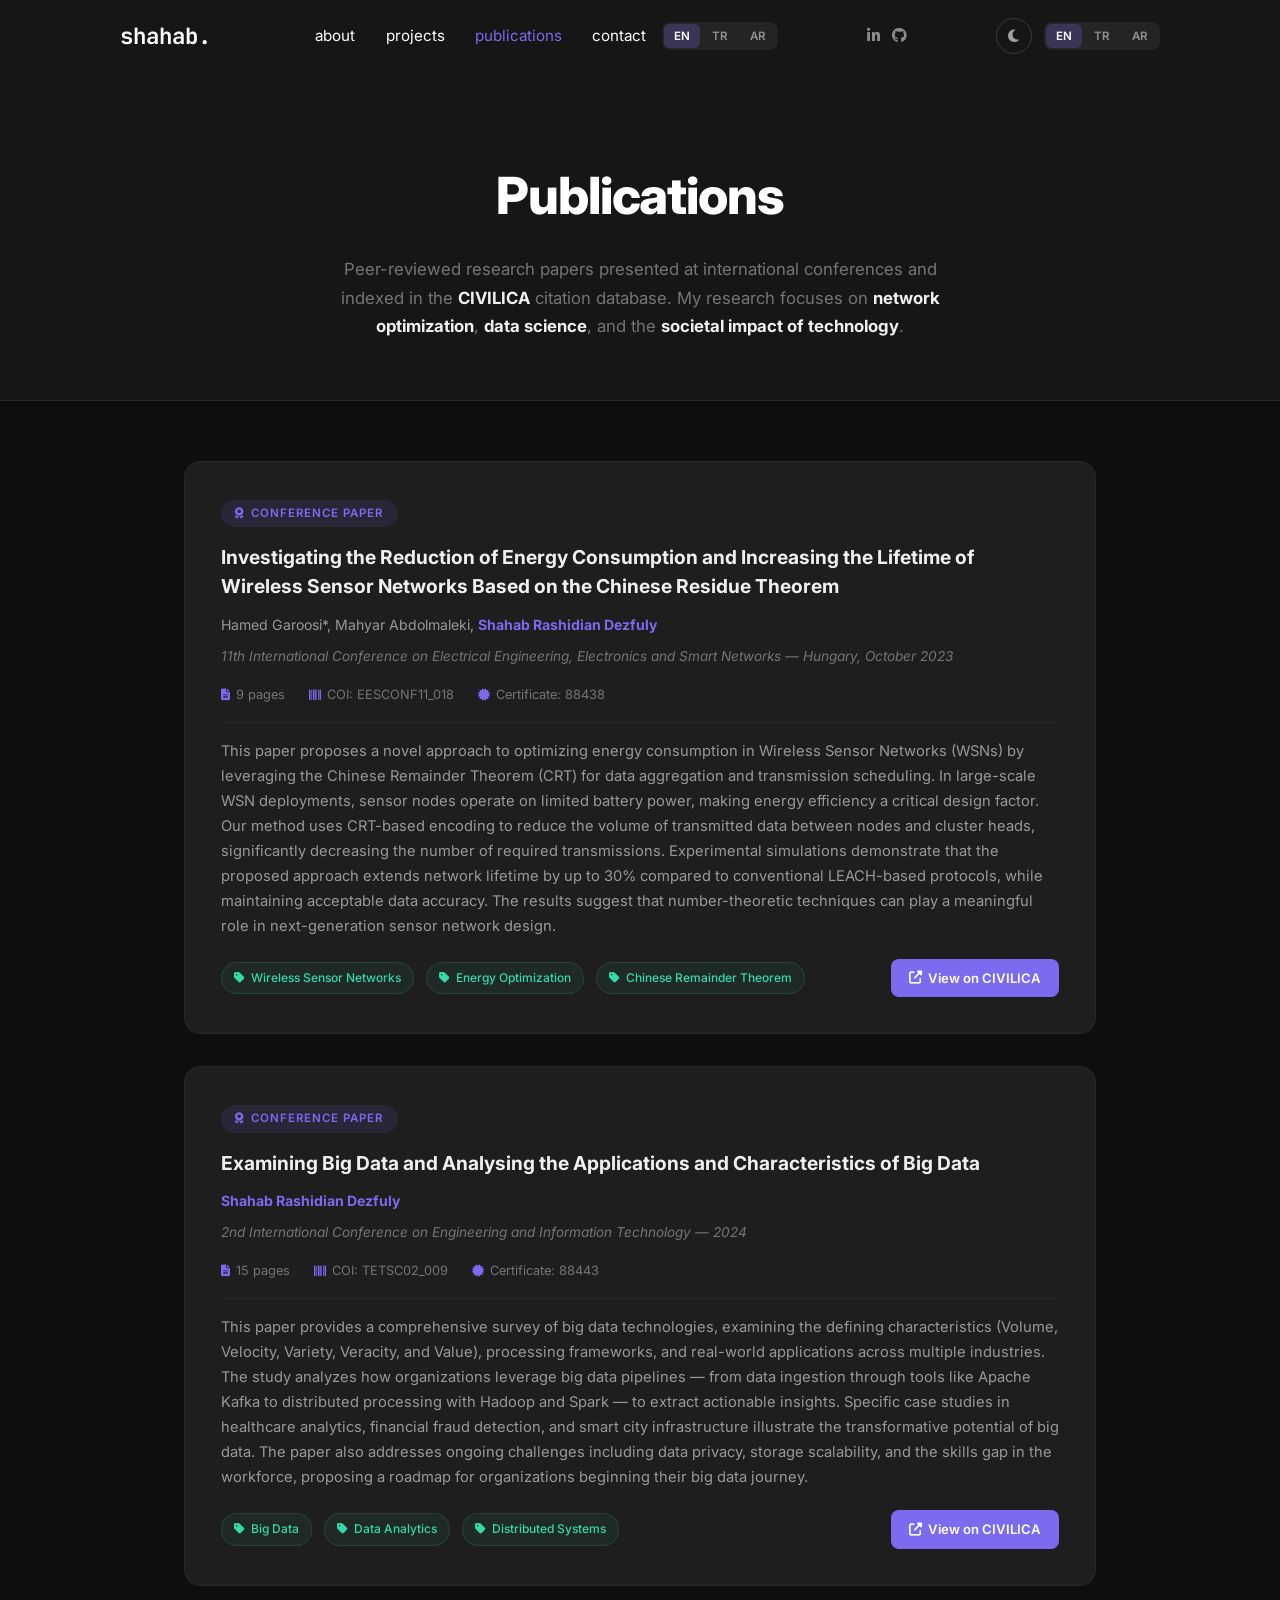
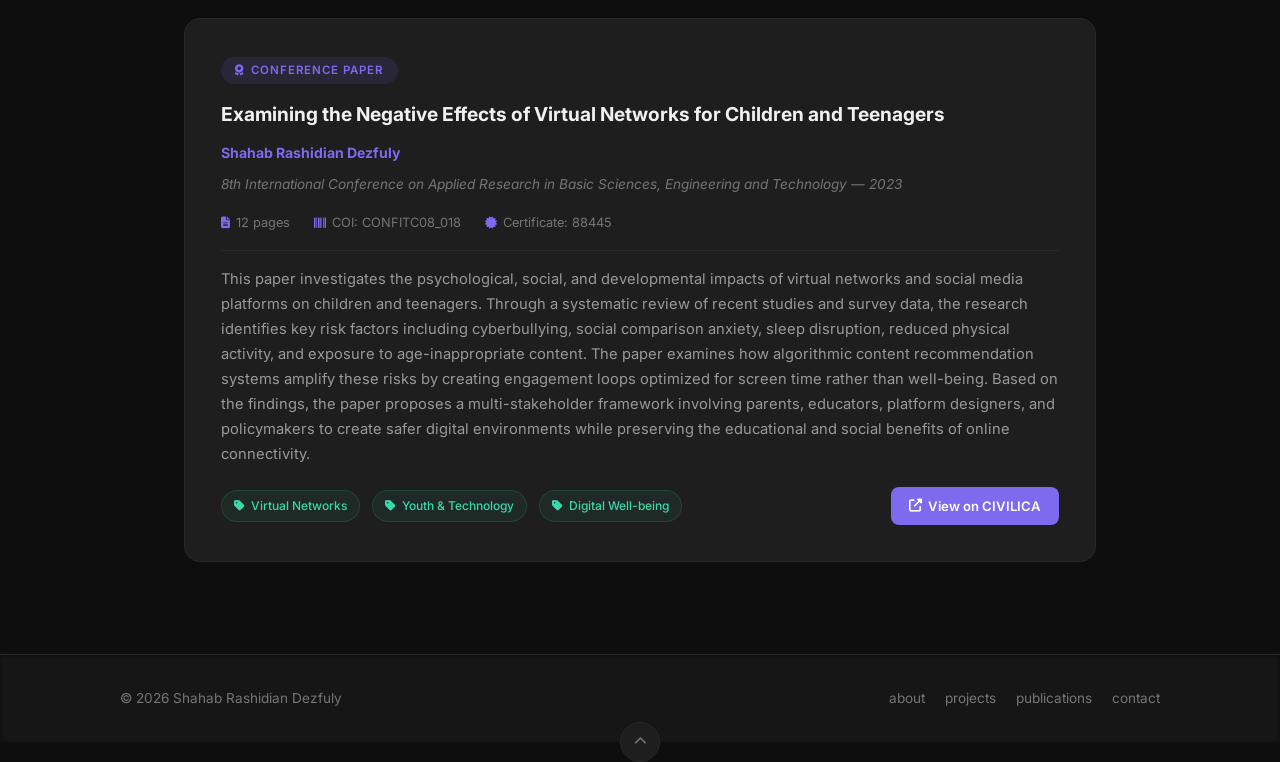
<file: portfolio/publications.html>
<!DOCTYPE html>
<html lang="en" data-theme="dark">
<head>
    <meta charset="UTF-8">
    <meta name="viewport" content="width=device-width, initial-scale=1.0">
    <title>Publications — Shahab Rashidian Dezfuly</title>
    <meta name="description" content="Published research papers on wireless sensor networks, big data analytics, and virtual networks. Indexed in CIVILICA citation database.">
    <meta name="robots" content="index, follow">
    <link rel="canonical" href="https://shahabrdz.dev/publications.html">

    <meta property="og:title" content="Publications — Shahab Rashidian Dezfuly">
    <meta property="og:description" content="Research papers on energy optimization in WSNs, big data, and virtual networks.">
    <meta property="og:url" content="https://shahabrdz.dev/publications.html">
    <meta property="og:type" content="website">

    <link rel="preconnect" href="https://fonts.googleapis.com">
    <link rel="preconnect" href="https://fonts.gstatic.com" crossorigin>
    <link href="https://fonts.googleapis.com/css2?family=Inter:wght@400;500;600;700;800;900&family=JetBrains+Mono:wght@400;700&display=swap" rel="stylesheet">
    <link rel="stylesheet" href="https://cdnjs.cloudflare.com/ajax/libs/font-awesome/6.5.1/css/all.min.css">
    <link rel="stylesheet" href="css/main.css">
</head>
<body id="top">

    <!-- ===== HEADER ===== -->
    <header class="header">
        <div class="header__inner">
            <a href="index.html" class="header__logo">shahab.</a>
            <nav class="nav" id="nav">
                <a href="about.html" class="nav__link"><span data-i18n="nav_about">about</span></a>
                <a href="projects.html" class="nav__link"><span data-i18n="nav_portfolio">projects</span></a>
                <a href="publications.html" class="nav__link nav__link--active"><span data-i18n="nav_publications">publications</span></a>
                <a href="contact.html" class="nav__link"><span data-i18n="nav_contact">contact</span></a>
                <div class="lang-switch lang-switch--mobile">
                    <button class="lang-btn lang-btn--active" data-lang="en">EN</button>
                    <button class="lang-btn" data-lang="tr">TR</button>
                    <button class="lang-btn" data-lang="ar">AR</button>
                </div>
            </nav>
            <div class="header__social">
                <a href="https://www.linkedin.com/in/shahab-rashidian-17647a166/" target="_blank" rel="noopener" class="header__social-link"><i class="fab fa-linkedin-in"></i></a>
                <a href="https://github.com/shahabRDZ" target="_blank" rel="noopener" class="header__social-link"><i class="fab fa-github"></i></a>
            </div>
            <div class="header__controls">
                <button class="theme-toggle" id="themeToggle" aria-label="Toggle theme">
                    <i class="fas fa-moon"></i>
                    <i class="fas fa-sun"></i>
                </button>
                <div class="lang-switch" id="langSwitch">
                    <button class="lang-btn lang-btn--active" data-lang="en">EN</button>
                    <button class="lang-btn" data-lang="tr">TR</button>
                    <button class="lang-btn" data-lang="ar">AR</button>
                </div>
            </div>
            <button class="nav-toggle" id="navToggle" aria-label="Menu">
                <span class="nav-toggle__bar"></span>
                <span class="nav-toggle__bar"></span>
                <span class="nav-toggle__bar"></span>
            </button>
        </div>
    </header>

    <!-- ===== PAGE HERO ===== -->
    <section class="page-hero">
        <h1 class="page-hero__title" data-i18n="page_hero_pubs_title">Publications</h1>
        <p class="page-hero__sub" data-i18n="page_hero_pubs_sub">Peer-reviewed research papers presented at international conferences and indexed in the <strong>CIVILICA</strong> citation database. My research focuses on <strong>network optimization</strong>, <strong>data science</strong>, and the <strong>societal impact of technology</strong>.</p>
    </section>

    <!-- ===== CONTENT ===== -->
    <div class="page-content">

        <!-- Paper 1 -->
        <article class="pub-card">
            <span class="pub-card__badge"><i class="fas fa-award"></i> Conference Paper</span>
            <h2 class="pub-card__title">Investigating the Reduction of Energy Consumption and Increasing the Lifetime of Wireless Sensor Networks Based on the Chinese Residue Theorem</h2>
            <p class="pub-card__authors">Hamed Garoosi*, Mahyar Abdolmaleki, <strong>Shahab Rashidian Dezfuly</strong></p>
            <p class="pub-card__venue">11th International Conference on Electrical Engineering, Electronics and Smart Networks &mdash; Hungary, October 2023</p>
            <div class="pub-card__info">
                <span class="pub-card__info-item"><i class="fas fa-file-lines"></i> 9 pages</span>
                <span class="pub-card__info-item"><i class="fas fa-barcode"></i> COI: EESCONF11_018</span>
                <span class="pub-card__info-item"><i class="fas fa-certificate"></i> Certificate: 88438</span>
            </div>
            <p class="pub-card__desc">This paper proposes a novel approach to optimizing energy consumption in Wireless Sensor Networks (WSNs) by leveraging the Chinese Remainder Theorem (CRT) for data aggregation and transmission scheduling. In large-scale WSN deployments, sensor nodes operate on limited battery power, making energy efficiency a critical design factor. Our method uses CRT-based encoding to reduce the volume of transmitted data between nodes and cluster heads, significantly decreasing the number of required transmissions. Experimental simulations demonstrate that the proposed approach extends network lifetime by up to 30% compared to conventional LEACH-based protocols, while maintaining acceptable data accuracy. The results suggest that number-theoretic techniques can play a meaningful role in next-generation sensor network design.</p>
            <div class="pub-card__footer">
                <span class="pub-card__tag"><i class="fas fa-tag"></i> Wireless Sensor Networks</span>
                <span class="pub-card__tag"><i class="fas fa-tag"></i> Energy Optimization</span>
                <span class="pub-card__tag"><i class="fas fa-tag"></i> Chinese Remainder Theorem</span>
                <a href="https://civilica.com/doc/1881622" target="_blank" rel="noopener" class="pub-card__link">
                    <i class="fas fa-external-link-alt"></i> View on CIVILICA
                </a>
            </div>
        </article>

        <!-- Paper 2 -->
        <article class="pub-card">
            <span class="pub-card__badge"><i class="fas fa-award"></i> Conference Paper</span>
            <h2 class="pub-card__title">Examining Big Data and Analysing the Applications and Characteristics of Big Data</h2>
            <p class="pub-card__authors"><strong>Shahab Rashidian Dezfuly</strong></p>
            <p class="pub-card__venue">2nd International Conference on Engineering and Information Technology &mdash; 2024</p>
            <div class="pub-card__info">
                <span class="pub-card__info-item"><i class="fas fa-file-lines"></i> 15 pages</span>
                <span class="pub-card__info-item"><i class="fas fa-barcode"></i> COI: TETSC02_009</span>
                <span class="pub-card__info-item"><i class="fas fa-certificate"></i> Certificate: 88443</span>
            </div>
            <p class="pub-card__desc">This paper provides a comprehensive survey of big data technologies, examining the defining characteristics (Volume, Velocity, Variety, Veracity, and Value), processing frameworks, and real-world applications across multiple industries. The study analyzes how organizations leverage big data pipelines &mdash; from data ingestion through tools like Apache Kafka to distributed processing with Hadoop and Spark &mdash; to extract actionable insights. Specific case studies in healthcare analytics, financial fraud detection, and smart city infrastructure illustrate the transformative potential of big data. The paper also addresses ongoing challenges including data privacy, storage scalability, and the skills gap in the workforce, proposing a roadmap for organizations beginning their big data journey.</p>
            <div class="pub-card__footer">
                <span class="pub-card__tag"><i class="fas fa-tag"></i> Big Data</span>
                <span class="pub-card__tag"><i class="fas fa-tag"></i> Data Analytics</span>
                <span class="pub-card__tag"><i class="fas fa-tag"></i> Distributed Systems</span>
                <a href="https://civilica.com/doc/2110158" target="_blank" rel="noopener" class="pub-card__link">
                    <i class="fas fa-external-link-alt"></i> View on CIVILICA
                </a>
            </div>
        </article>

        <!-- Paper 3 -->
        <article class="pub-card">
            <span class="pub-card__badge"><i class="fas fa-award"></i> Conference Paper</span>
            <h2 class="pub-card__title">Examining the Negative Effects of Virtual Networks for Children and Teenagers</h2>
            <p class="pub-card__authors"><strong>Shahab Rashidian Dezfuly</strong></p>
            <p class="pub-card__venue">8th International Conference on Applied Research in Basic Sciences, Engineering and Technology &mdash; 2023</p>
            <div class="pub-card__info">
                <span class="pub-card__info-item"><i class="fas fa-file-lines"></i> 12 pages</span>
                <span class="pub-card__info-item"><i class="fas fa-barcode"></i> COI: CONFITC08_018</span>
                <span class="pub-card__info-item"><i class="fas fa-certificate"></i> Certificate: 88445</span>
            </div>
            <p class="pub-card__desc">This paper investigates the psychological, social, and developmental impacts of virtual networks and social media platforms on children and teenagers. Through a systematic review of recent studies and survey data, the research identifies key risk factors including cyberbullying, social comparison anxiety, sleep disruption, reduced physical activity, and exposure to age-inappropriate content. The paper examines how algorithmic content recommendation systems amplify these risks by creating engagement loops optimized for screen time rather than well-being. Based on the findings, the paper proposes a multi-stakeholder framework involving parents, educators, platform designers, and policymakers to create safer digital environments while preserving the educational and social benefits of online connectivity.</p>
            <div class="pub-card__footer">
                <span class="pub-card__tag"><i class="fas fa-tag"></i> Virtual Networks</span>
                <span class="pub-card__tag"><i class="fas fa-tag"></i> Youth &amp; Technology</span>
                <span class="pub-card__tag"><i class="fas fa-tag"></i> Digital Well-being</span>
                <a href="https://civilica.com/doc/1795499" target="_blank" rel="noopener" class="pub-card__link">
                    <i class="fas fa-external-link-alt"></i> View on CIVILICA
                </a>
            </div>
        </article>

    </div>

    <!-- ===== FOOTER ===== -->
    <footer class="footer">
        <div class="footer__inner">
            <a href="index.html" class="footer__left" data-i18n="footer_copy">&copy; 2026 Shahab Rashidian Dezfuly</a>
            <nav class="footer__nav">
                <a href="about.html" data-i18n="footer_nav_about">about</a>
                <a href="projects.html" data-i18n="footer_nav_projects">projects</a>
                <a href="publications.html" data-i18n="footer_nav_pubs">publications</a>
                <a href="contact.html" data-i18n="footer_nav_contact">contact</a>
            </nav>
        </div>
        <a href="#top" class="footer__top" aria-label="Back to top"><i class="fas fa-chevron-up"></i></a>
    </footer>

    <script src="js/app.js"></script>
</body>
</html>
</file>
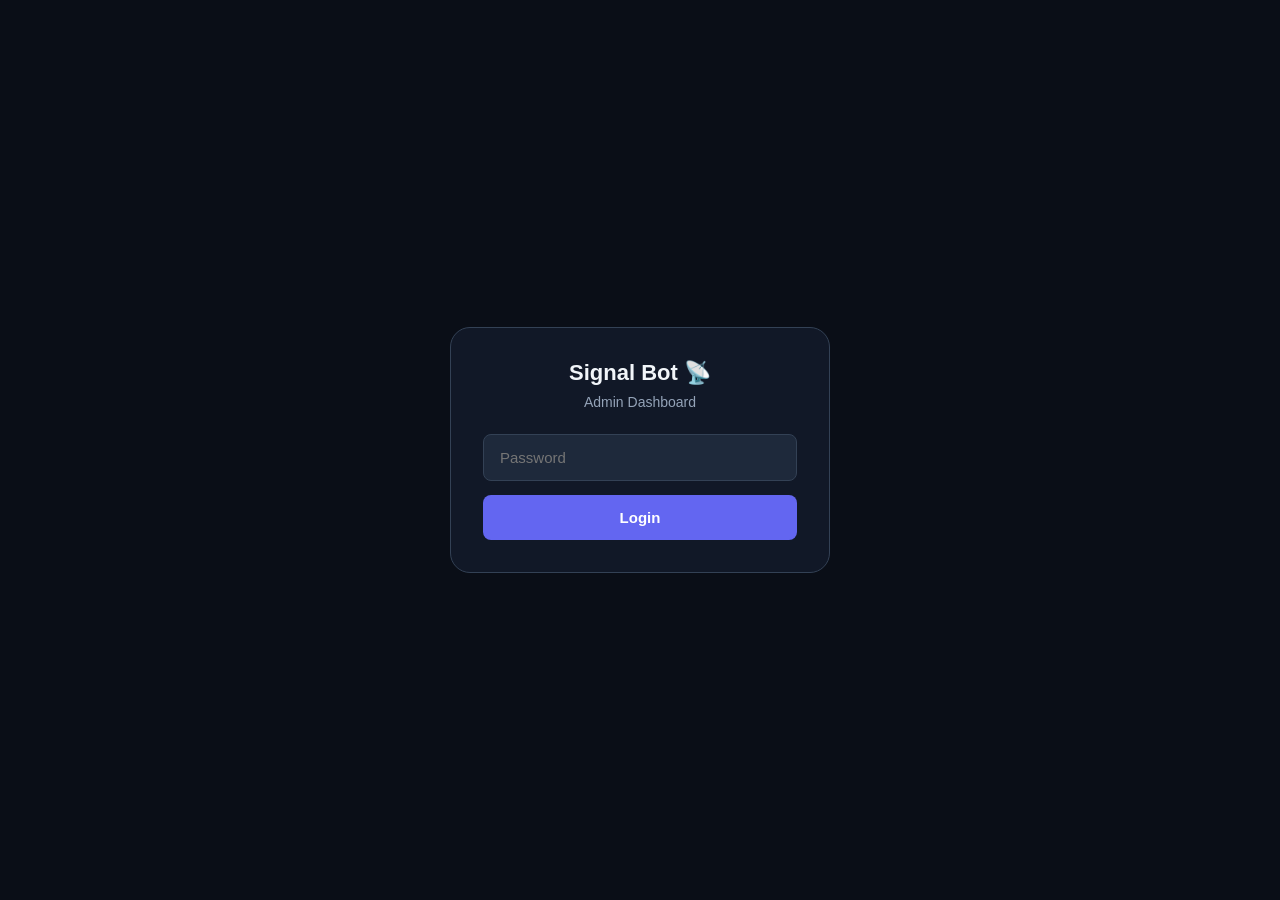
<file: telegram-signal-bot/app/static/admin.html>
<!DOCTYPE html>
<html lang="fa" dir="rtl">
<head>
<meta charset="UTF-8">
<meta name="viewport" content="width=device-width, initial-scale=1.0, maximum-scale=1.0, user-scalable=no">
<title>Signal Bot — Admin</title>
<style>
*{margin:0;padding:0;box-sizing:border-box}
:root{
  --bg:#0a0e17;--surface:#111827;--surface2:#1e293b;
  --border:#1e293b;--border2:#334155;
  --text:#f1f5f9;--text2:#94a3b8;--text3:#64748b;
  --primary:#6366f1;--primary2:#818cf8;--primary-bg:rgba(99,102,241,.12);
  --green:#10b981;--green-bg:rgba(16,185,129,.12);
  --red:#ef4444;--red-bg:rgba(239,68,68,.12);
  --orange:#f59e0b;--orange-bg:rgba(245,158,11,.12);
  --blue:#3b82f6;--blue-bg:rgba(59,130,246,.12);
  --radius:12px;--radius-sm:8px;
}
body{font-family:-apple-system,BlinkMacSystemFont,'Segoe UI',Roboto,sans-serif;background:var(--bg);color:var(--text);min-height:100vh;-webkit-font-smoothing:antialiased}
a{color:var(--primary2);text-decoration:none}

/* ── Login ── */
.login-overlay{position:fixed;inset:0;background:var(--bg);display:flex;align-items:center;justify-content:center;z-index:9999;padding:20px}
.login-box{background:var(--surface);padding:32px;border-radius:20px;width:100%;max-width:380px;border:1px solid var(--border2)}
.login-box h2{text-align:center;margin-bottom:8px;font-size:22px}
.login-box p{text-align:center;color:var(--text2);margin-bottom:24px;font-size:14px}
.login-box input{width:100%;padding:14px 16px;background:var(--surface2);border:1px solid var(--border2);border-radius:var(--radius-sm);color:var(--text);font-size:15px;margin-bottom:14px;direction:ltr;outline:none;transition:.2s}
.login-box input:focus{border-color:var(--primary)}
.login-box button{width:100%;padding:14px;background:var(--primary);border:none;border-radius:var(--radius-sm);color:#fff;font-size:15px;font-weight:600;cursor:pointer;transition:.2s}
.login-box button:hover{background:var(--primary2)}
.login-error{color:var(--red);text-align:center;margin-top:10px;font-size:13px;display:none}
.hidden{display:none!important}

/* ── Layout ── */
.app{display:flex;min-height:100vh}

/* Sidebar */
.sidebar{width:260px;background:var(--surface);border-left:1px solid var(--border);position:fixed;top:0;right:0;height:100vh;display:flex;flex-direction:column;z-index:100;transition:transform .3s}
.sidebar-header{padding:20px;border-bottom:1px solid var(--border);display:flex;align-items:center;gap:10px}
.sidebar-header h1{font-size:17px;font-weight:700;color:var(--primary2)}
.sidebar-header .dot{width:8px;height:8px;background:var(--green);border-radius:50%;animation:pulse 2s infinite}
@keyframes pulse{0%,100%{opacity:1}50%{opacity:.3}}

.sidebar nav{flex:1;overflow-y:auto;padding:8px 0}
.sidebar nav a{display:flex;align-items:center;gap:12px;padding:12px 20px;color:var(--text2);font-size:14px;cursor:pointer;transition:.15s;border-right:3px solid transparent}
.sidebar nav a:hover{color:var(--text);background:var(--surface2)}
.sidebar nav a.active{color:var(--primary2);background:var(--primary-bg);border-right-color:var(--primary)}
.sidebar nav a .icon{font-size:18px;width:24px;text-align:center}

/* Mobile hamburger */
.hamburger{display:none;position:fixed;top:16px;right:16px;z-index:200;background:var(--surface);border:1px solid var(--border2);border-radius:var(--radius-sm);padding:10px 12px;cursor:pointer;font-size:20px;-webkit-tap-highlight-color:transparent}
.sidebar-overlay{display:none;position:fixed;inset:0;background:rgba(0,0,0,.5);z-index:99}

/* Mobile bottom tab bar */
.bottom-nav{display:none;position:fixed;bottom:0;left:0;right:0;background:var(--surface);border-top:1px solid var(--border);z-index:200;padding:6px 0;padding-bottom:env(safe-area-inset-bottom,6px)}
.bottom-nav-inner{display:flex;justify-content:space-around;align-items:center}
.bottom-nav a{display:flex;flex-direction:column;align-items:center;gap:2px;color:var(--text3);font-size:10px;padding:6px 4px;-webkit-tap-highlight-color:transparent;cursor:pointer;min-width:50px;text-decoration:none}
.bottom-nav a.active{color:var(--primary2)}
.bottom-nav a .bnav-icon{font-size:20px}

/* More menu (overlay from bottom nav) */
.more-menu{display:none;position:fixed;bottom:60px;left:10px;right:10px;background:var(--surface);border:1px solid var(--border2);border-radius:var(--radius);z-index:250;padding:8px 0}
.more-menu.open{display:block}
.more-menu a{display:flex;align-items:center;gap:12px;padding:14px 20px;color:var(--text2);font-size:14px;-webkit-tap-highlight-color:transparent;cursor:pointer}
.more-menu a:hover,.more-menu a:active{background:var(--surface2);color:var(--text)}
.more-overlay{display:none;position:fixed;inset:0;z-index:240}
.more-overlay.open{display:block}

/* Main */
.main{margin-right:260px;flex:1;padding:24px;max-width:100%}
.main h2{font-size:20px;font-weight:700;margin-bottom:20px;display:flex;align-items:center;gap:10px}

/* ── Cards ── */
.stats{display:grid;grid-template-columns:repeat(auto-fit,minmax(160px,1fr));gap:14px;margin-bottom:24px}
.stat-card{background:var(--surface);border-radius:var(--radius);padding:18px;border:1px solid var(--border)}
.stat-card .label{font-size:12px;color:var(--text3);margin-bottom:8px;text-transform:uppercase;letter-spacing:.5px}
.stat-card .value{font-size:26px;font-weight:800}
.stat-card .value.green{color:var(--green)}
.stat-card .value.blue{color:var(--blue)}
.stat-card .value.orange{color:var(--orange)}
.stat-card .value.purple{color:var(--primary2)}

/* ── Panel ── */
.panel{background:var(--surface);border-radius:var(--radius);border:1px solid var(--border);margin-bottom:20px;overflow:hidden}
.panel-header{padding:16px 20px;border-bottom:1px solid var(--border);display:flex;justify-content:space-between;align-items:center;flex-wrap:wrap;gap:10px}
.panel-header h3{font-size:15px;font-weight:600}
.panel-body{padding:16px 20px;overflow-x:auto}
.page{display:none}.page.active{display:block}

/* ── Tables ── */
.table-wrap{overflow-x:auto;-webkit-overflow-scrolling:touch}
table{width:100%;border-collapse:collapse;min-width:600px}
th,td{padding:10px 12px;text-align:right;border-bottom:1px solid var(--border);font-size:13px;white-space:nowrap}
th{color:var(--text3);font-weight:600;background:var(--surface2);font-size:12px;text-transform:uppercase;letter-spacing:.3px}
tr:hover{background:rgba(255,255,255,.02)}

/* ── Badges ── */
.badge{display:inline-block;padding:3px 10px;border-radius:20px;font-size:11px;font-weight:700;letter-spacing:.3px}
.badge.buy{background:var(--green-bg);color:var(--green)}
.badge.sell{background:var(--red-bg);color:var(--red)}
.badge.active{background:var(--green-bg);color:var(--green)}
.badge.inactive{background:rgba(100,116,139,.15);color:var(--text3)}
.badge.signal{background:var(--primary-bg);color:var(--primary2)}
.badge.info{background:var(--blue-bg);color:var(--blue)}
.badge.error{background:var(--red-bg);color:var(--red)}
.badge.warning{background:var(--orange-bg);color:var(--orange)}
.badge.high{background:var(--red-bg);color:var(--red)}
.badge.medium{background:var(--orange-bg);color:var(--orange)}

/* ── Buttons ── */
.btn{padding:8px 16px;border:none;border-radius:var(--radius-sm);font-size:13px;font-weight:600;cursor:pointer;transition:.15s}
.btn-primary{background:var(--primary);color:#fff}.btn-primary:hover{background:var(--primary2)}
.btn-danger{background:var(--red);color:#fff}.btn-danger:hover{opacity:.8}
.btn-sm{padding:5px 12px;font-size:12px;border-radius:6px}

/* ── Inputs ── */
input,textarea,select{background:var(--surface2);border:1px solid var(--border2);border-radius:var(--radius-sm);color:var(--text);padding:10px 14px;font-size:14px;width:100%;outline:none;transition:.2s}
input:focus,textarea:focus,select:focus{border-color:var(--primary)}
textarea{min-height:100px;font-family:'Courier New',monospace;direction:ltr}
.form-group{margin-bottom:16px}
.form-group label{display:block;margin-bottom:6px;color:var(--text2);font-size:13px;font-weight:500}

/* Toggle */
.toggle{display:flex;align-items:center;gap:12px;margin-bottom:14px}
.switch{position:relative;width:48px;height:26px;flex-shrink:0}
.switch input{opacity:0;width:0;height:0}
.slider{position:absolute;inset:0;background:var(--border2);border-radius:26px;cursor:pointer;transition:.3s}
.slider::before{content:'';position:absolute;width:20px;height:20px;background:#fff;border-radius:50%;bottom:3px;left:3px;transition:.3s}
.switch input:checked+.slider{background:var(--green)}
.switch input:checked+.slider::before{transform:translateX(22px)}

/* Add form */
.add-form{display:flex;gap:10px;margin-bottom:16px;flex-wrap:wrap}
.add-form input{flex:1;min-width:150px}

/* Price ticker */
.price-grid{display:grid;grid-template-columns:repeat(auto-fill,minmax(200px,1fr));gap:12px}
.price-card{background:var(--surface2);border-radius:var(--radius-sm);padding:14px;border:1px solid var(--border)}
.price-card .pair{font-weight:700;font-size:15px;margin-bottom:6px}
.price-card .price{font-size:22px;font-weight:800;font-family:'Courier New',monospace;direction:ltr}
.price-card .change{font-size:13px;margin-top:4px}
.price-card .change.up{color:var(--green)}
.price-card .change.down{color:var(--red)}

/* Sentiment bar */
.sent-bar{display:flex;height:8px;border-radius:4px;overflow:hidden;margin:6px 0}
.sent-bar .buy-bar{background:var(--green)}
.sent-bar .sell-bar{background:var(--red)}

/* Calendar */
.cal-item{padding:12px 0;border-bottom:1px solid var(--border)}
.cal-item:last-child{border:none}
.cal-item .cal-head{display:flex;align-items:center;gap:8px;margin-bottom:4px}
.cal-item .cal-title{font-weight:600;font-size:14px}
.cal-item .cal-data{font-size:13px;color:var(--text2)}

/* ── Responsive ── */
@media(max-width:900px){
  .sidebar{display:none}
  .hamburger{display:none}
  .bottom-nav{display:block}
  .main{margin-right:0;padding:16px;padding-top:16px;padding-bottom:80px}
  .stats{grid-template-columns:repeat(2,1fr);gap:10px}
  .stat-card .value{font-size:22px}
  table{min-width:500px}
  .sidebar nav a{-webkit-tap-highlight-color:transparent}
}
@media(max-width:480px){
  .stats{grid-template-columns:1fr 1fr}
  .stat-card{padding:14px}
  .stat-card .value{font-size:20px}
  .price-grid{grid-template-columns:1fr}
  .add-form{flex-direction:column}
  .add-form input{min-width:100%}
}
</style>
</head>
<body>

<!-- Login -->
<div class="login-overlay" id="loginOverlay">
  <div class="login-box">
    <h2>📡 Signal Bot</h2>
    <p>Admin Dashboard</p>
    <input type="password" id="loginPass" placeholder="Password" onkeydown="if(event.key==='Enter')doLogin()">
    <button onclick="doLogin()">Login</button>
    <div class="login-error" id="loginError">Wrong password</div>
  </div>
</div>

<!-- Bottom Navigation (mobile) -->
<div class="more-overlay" id="moreOverlay" onclick="closeMore()"></div>
<div class="more-menu" id="moreMenu">
  <a onclick="navTo('channels')">📺 Channels</a>
  <a onclick="navTo('subscribers')">👥 Subscribers</a>
  <a onclick="navTo('texts')">✏️ Texts</a>
  <a onclick="navTo('chmanage')">📢 Channel Mgr</a>
  <a onclick="navTo('chposts')">🗑️ Channel Posts</a>
  <a onclick="navTo('settings')">⚙️ Settings</a>
  <a onclick="navTo('logs')">📋 Logs</a>
  <a onclick="logout()" style="color:var(--red)">🚪 Logout</a>
</div>
<nav class="bottom-nav">
  <div class="bottom-nav-inner">
    <a class="active" data-page="dashboard" onclick="navTo('dashboard')"><span class="bnav-icon">📊</span>Home</a>
    <a data-page="market" onclick="navTo('market')"><span class="bnav-icon">💹</span>Market</a>
    <a data-page="signals" onclick="navTo('signals')"><span class="bnav-icon">📈</span>Signals</a>
    <a data-page="messages" onclick="navTo('messages')"><span class="bnav-icon">💬</span>Messages</a>
    <a onclick="toggleMore()"><span class="bnav-icon">☰</span>More</a>
  </div>
</nav>

<!-- App -->
<div class="app hidden" id="app">
  <aside class="sidebar" id="sidebar">
    <div class="sidebar-header">
      <span class="dot"></span>
      <h1>Signal Bot</h1>
    </div>
    <nav>
      <a class="active" data-page="dashboard"><span class="icon">📊</span>Dashboard</a>
      <a data-page="market"><span class="icon">💹</span>Market</a>
      <a data-page="signals"><span class="icon">📈</span>Signals</a>
      <a data-page="messages"><span class="icon">💬</span>Messages</a>
      <a data-page="channels"><span class="icon">📺</span>Channels</a>
      <a data-page="subscribers"><span class="icon">👥</span>Subscribers</a>
      <a data-page="texts"><span class="icon">✏️</span>Texts</a>
      <a data-page="chmanage"><span class="icon">📢</span>Channel Mgr</a>
      <a data-page="chposts"><span class="icon">🗑️</span>Channel Posts</a>
      <a data-page="settings"><span class="icon">⚙️</span>Settings</a>
      <a data-page="logs"><span class="icon">📋</span>Logs</a>
      <a onclick="logout()" style="margin-top:auto;color:var(--red)"><span class="icon">🚪</span>Logout</a>
    </nav>
  </aside>

  <div class="main">

    <!-- Dashboard -->
    <div class="page active" id="page-dashboard">
      <h2>Dashboard <span class="dot" style="margin-right:4px"></span></h2>
      <div class="stats">
        <div class="stat-card"><div class="label">Active Users</div><div class="value green" id="s-active">-</div></div>
        <div class="stat-card"><div class="label">Total Signals</div><div class="value blue" id="s-signals">-</div></div>
        <div class="stat-card"><div class="label">Today</div><div class="value orange" id="s-today">-</div></div>
        <div class="stat-card"><div class="label">Channels</div><div class="value purple" id="s-channels">-</div></div>
        <div class="stat-card"><div class="label">Messages</div><div class="value" id="s-messages">-</div></div>
        <div class="stat-card">
          <div class="label">System</div>
          <div style="margin-top:8px"><span id="s-send" class="badge active">Send: ON</span> <span id="s-filter" class="badge active">Filter: ON</span></div>
        </div>
      </div>
      <div class="panel"><div class="panel-header"><h3>Latest Signals</h3></div><div class="panel-body"><div class="table-wrap">
        <table><thead><tr><th>#</th><th>Pair</th><th>Dir</th><th>Entry</th><th>TP1</th><th>SL</th><th>Sent</th><th>Time</th></tr></thead>
        <tbody id="dash-signals"></tbody></table>
      </div></div></div>
      <div class="panel"><div class="panel-header"><h3>📐 Risk Calculator</h3></div><div class="panel-body">
        <div style="display:grid;grid-template-columns:repeat(auto-fit,minmax(140px,1fr));gap:10px">
          <div class="form-group"><label>Balance ($)</label><input id="rc-balance" value="1000" dir="ltr" type="number"></div>
          <div class="form-group"><label>Risk (%)</label><input id="rc-risk" value="2" dir="ltr" type="number" step="0.5"></div>
          <div class="form-group"><label>Pair</label><input id="rc-pair" placeholder="EURUSD" dir="ltr"></div>
          <div class="form-group"><label>Entry</label><input id="rc-entry" placeholder="1.0850" dir="ltr"></div>
          <div class="form-group"><label>SL</label><input id="rc-sl" placeholder="1.0800" dir="ltr"></div>
        </div>
        <button class="btn btn-primary" onclick="calcRisk()">Calculate</button>
        <div id="rc-result" style="margin-top:14px;display:none;background:var(--surface2);border-radius:var(--radius-sm);padding:16px;font-family:'Courier New',monospace;direction:ltr"></div>
      </div></div>
    </div>

    <!-- Market -->
    <div class="page" id="page-market">
      <h2>💹 Live Market</h2>
      <div class="panel"><div class="panel-header"><h3>Live Prices</h3><button class="btn btn-sm btn-primary" onclick="loadMarket()">Refresh</button></div>
        <div class="panel-body"><div class="price-grid" id="prices-grid"></div></div></div>

      <div class="panel"><div class="panel-header"><h3>🧭 Market Sentiment</h3></div>
        <div class="panel-body" id="sentiment-list"></div></div>

      <div class="panel"><div class="panel-header"><h3>📅 Economic Calendar</h3></div>
        <div class="panel-body" id="calendar-list"></div></div>
    </div>

    <!-- Signals -->
    <div class="page" id="page-signals">
      <h2>Signals</h2>
      <div class="panel"><div class="panel-header"><h3>All Signals</h3></div><div class="panel-body"><div class="table-wrap">
        <table><thead><tr><th>#</th><th>Pair</th><th>Dir</th><th>Entry</th><th>TP1</th><th>TP2</th><th>TP3</th><th>SL</th><th>Status</th><th>Sent</th><th>Time</th><th>Actions</th></tr></thead>
        <tbody id="signals-table"></tbody></table>
      </div></div></div>
    </div>

    <!-- Messages -->
    <div class="page" id="page-messages">
      <h2>Raw Messages</h2>
      <div class="panel"><div class="panel-header"><h3>Received</h3></div><div class="panel-body"><div class="table-wrap">
        <table><thead><tr><th>#</th><th>Channel</th><th>Signal?</th><th>Text</th><th>Time</th><th>Actions</th></tr></thead>
        <tbody id="messages-table"></tbody></table>
      </div></div></div>
    </div>

    <!-- Channels -->
    <div class="page" id="page-channels">
      <h2>Channels</h2>
      <div class="panel"><div class="panel-header"><h3>Source Channels</h3></div><div class="panel-body">
        <div class="add-form">
          <input id="ch-username" placeholder="Username (e.g. fxleaders)" dir="ltr">
          <input id="ch-title" placeholder="Title" style="max-width:200px">
          <button class="btn btn-primary" onclick="addChannel()">Add</button>
        </div>
        <div class="table-wrap">
        <table><thead><tr><th>Username</th><th>Title</th><th>Status</th><th>Added</th><th>Actions</th></tr></thead>
        <tbody id="channels-table"></tbody></table>
        </div>
      </div></div>
    </div>

    <!-- Subscribers -->
    <div class="page" id="page-subscribers">
      <h2>Subscribers</h2>
      <div class="panel"><div class="panel-header"><h3>Users</h3><span id="sub-count" class="badge info">-</span></div><div class="panel-body"><div class="table-wrap">
        <table><thead><tr><th>ID</th><th>Username</th><th>Name</th><th>Lang</th><th>Status</th><th>Admin</th><th>Joined</th></tr></thead>
        <tbody id="subs-table"></tbody></table>
      </div></div></div>
    </div>

    <!-- Settings -->
    <div class="page" id="page-settings">
      <h2>Settings</h2>
      <div class="panel"><div class="panel-header"><h3>System</h3></div><div class="panel-body">
        <div class="toggle">
          <label class="switch"><input type="checkbox" id="set-filter" onchange="saveSetting('filter_enabled',this.checked?'1':'0')"><span class="slider"></span></label>
          <span>Filter (only forward signals)</span>
        </div>
        <div class="toggle">
          <label class="switch"><input type="checkbox" id="set-send" onchange="saveSetting('send_enabled',this.checked?'1':'0')"><span class="slider"></span></label>
          <span>Send (forward to subscribers)</span>
        </div>
        <div class="toggle">
          <label class="switch"><input type="checkbox" id="set-approval" onchange="saveSetting('approval_mode',this.checked?'1':'0')"><span class="slider"></span></label>
          <span>Approval Mode (admin confirms before sending)</span>
        </div>
        <div class="toggle">
          <label class="switch"><input type="checkbox" id="set-chart" onchange="saveSetting('chart_enabled',this.checked?'1':'0')"><span class="slider"></span></label>
          <span>Chart (send price chart with signal)</span>
        </div>
        <div class="form-group" style="margin-top:20px">
          <label>Target Channel (signals also sent here)</label>
          <input id="set-channel" placeholder="@channelname or leave empty" dir="ltr" style="max-width:300px">
          <button class="btn btn-sm btn-primary" onclick="saveChannel()" style="margin-top:6px">Save</button>
        </div>
        <div class="form-group" style="margin-top:16px">
          <label>Message Template</label>
          <textarea id="set-template" dir="ltr"></textarea>
          <small style="color:var(--text3)">Use {signal} and {time} as placeholders</small>
        </div>
        <button class="btn btn-primary" onclick="saveTemplate()" style="margin-top:10px">Save Template</button>
      </div></div>
    </div>

    <!-- Texts -->
    <div class="page" id="page-texts">
      <h2>Bot Texts</h2>
      <div class="panel"><div class="panel-header"><h3>Welcome Messages</h3></div><div class="panel-body">
        <div class="form-group"><label>Welcome — فارسی</label><textarea id="txt-welcome_fa" dir="rtl"></textarea></div>
        <div class="form-group"><label>Welcome — English</label><textarea id="txt-welcome_en" dir="ltr"></textarea></div>
        <div class="form-group"><label>Welcome — Türkçe</label><textarea id="txt-welcome_tr" dir="ltr"></textarea></div>
      </div></div>
      <div class="panel"><div class="panel-header"><h3>Subscribed Messages</h3></div><div class="panel-body">
        <div class="form-group"><label>Subscribed — فارسی</label><input id="txt-subscribed_fa" dir="rtl"></div>
        <div class="form-group"><label>Subscribed — English</label><input id="txt-subscribed_en" dir="ltr"></div>
        <div class="form-group"><label>Subscribed — Türkçe</label><input id="txt-subscribed_tr" dir="ltr"></div>
      </div></div>
      <div class="panel"><div class="panel-header"><h3>Help Messages</h3></div><div class="panel-body">
        <div class="form-group"><label>Help — فارسی</label><textarea id="txt-help_fa" dir="rtl"></textarea></div>
        <div class="form-group"><label>Help — English</label><textarea id="txt-help_en" dir="ltr"></textarea></div>
        <div class="form-group"><label>Help — Türkçe</label><textarea id="txt-help_tr" dir="ltr"></textarea></div>
      </div></div>
      <div class="panel"><div class="panel-header"><h3>Signal & Channel</h3></div><div class="panel-body">
        <div class="form-group"><label>Signal Footer (bot)</label><input id="txt-signal_footer" dir="ltr"></div>
        <div class="form-group"><label>Channel CTA (promo message) — {bot} {channel} placeholders</label><textarea id="txt-channel_cta" dir="ltr"></textarea></div>
      </div></div>
      <div class="panel"><div class="panel-header"><h3>Channel Branding</h3></div><div class="panel-body">
        <div style="display:grid;grid-template-columns:1fr 1fr;gap:10px">
          <div class="form-group"><label>Bot Username (without @)</label><input id="txt-bot_username" dir="ltr" placeholder="AcademySignalbot"></div>
          <div class="form-group"><label>Channel Username (without @)</label><input id="txt-channel_username" dir="ltr" placeholder="AcademySignalsss"></div>
        </div>
        <div class="form-group"><label>Channel Signal Header — {num} = signal number</label><input id="txt-channel_signal_header" dir="ltr" placeholder="📡 Signal #{num}"></div>
        <div class="form-group"><label>Channel Signal Footer — {bot} {channel} placeholders</label><input id="txt-channel_signal_footer" dir="ltr" placeholder="💬 Details → @{bot}"></div>
        <div class="form-group"><label>Daily Summary Footer — {bot} {channel} placeholders</label><input id="txt-daily_summary_footer" dir="ltr" placeholder="💬 @{bot} | 📺 @{channel}"></div>
      </div></div>
      <div class="panel"><div class="panel-header"><h3>Cross-Promo (Bot ↔ Channel)</h3></div><div class="panel-body">
        <div class="form-group"><label>Bot → Channel (shown after /start in bot, inviting to join channel)</label><textarea id="txt-bot_to_channel_promo" dir="rtl"></textarea></div>
        <div class="form-group"><label>Channel → Bot (shown in channel when new member joins)</label><textarea id="txt-channel_to_bot_promo" dir="rtl"></textarea></div>
      </div></div>
      <button class="btn btn-primary" onclick="saveTexts()" style="margin-top:10px">Save All Texts</button>
    </div>

    <!-- Channel Manager -->
    <div class="page" id="page-chmanage">
      <h2>Channel Manager</h2>
      <div class="panel"><div class="panel-header"><h3>Send Message</h3></div><div class="panel-body">
        <div class="form-group"><label>Message (HTML supported)</label><textarea id="ch-msg-text" dir="ltr" placeholder="Write a message..."></textarea></div>
        <div style="display:flex;gap:16px;align-items:center;margin-bottom:12px">
          <label style="color:var(--text2);font-size:13px">Send to:</label>
          <label style="display:flex;align-items:center;gap:6px;font-size:13px;cursor:pointer"><input type="checkbox" id="msg-to-channel" checked> 📺 Channel</label>
          <label style="display:flex;align-items:center;gap:6px;font-size:13px;cursor:pointer"><input type="checkbox" id="msg-to-bot" checked> 🤖 Bot Subscribers</label>
        </div>
        <button class="btn btn-primary" onclick="sendMessage()">Send</button>
        <div id="ch-msg-result" style="margin-top:10px;color:var(--green);display:none"></div>
      </div></div>
      <div class="panel"><div class="panel-header"><h3>Send Manual Signal</h3></div><div class="panel-body">
        <div style="display:grid;grid-template-columns:1fr 1fr;gap:10px">
          <div class="form-group"><label>Pair</label><input id="ch-sig-pair" placeholder="EURUSD" dir="ltr"></div>
          <div class="form-group"><label>Direction</label><select id="ch-sig-dir"><option>BUY</option><option>SELL</option></select></div>
          <div class="form-group"><label>Entry</label><input id="ch-sig-entry" placeholder="1.0850" dir="ltr"></div>
          <div class="form-group"><label>SL</label><input id="ch-sig-sl" placeholder="1.0800" dir="ltr"></div>
          <div class="form-group"><label>TP1</label><input id="ch-sig-tp1" placeholder="1.0900" dir="ltr"></div>
          <div class="form-group"><label>TP2</label><input id="ch-sig-tp2" placeholder="1.0950" dir="ltr"></div>
        </div>
        <div style="display:flex;gap:16px;align-items:center;margin:12px 0">
          <label style="color:var(--text2);font-size:13px">Send to:</label>
          <label style="display:flex;align-items:center;gap:6px;font-size:13px;cursor:pointer"><input type="checkbox" id="sig-to-channel" checked> 📺 Channel</label>
          <label style="display:flex;align-items:center;gap:6px;font-size:13px;cursor:pointer"><input type="checkbox" id="sig-to-bot" checked> 🤖 Bot Subscribers</label>
        </div>
        <button class="btn btn-primary" onclick="sendManualSignal()">Send Signal</button>
        <div id="ch-sig-result" style="margin-top:10px;color:var(--green);display:none"></div>
      </div></div>
    </div>

    <!-- Channel Posts -->
    <div class="page" id="page-chposts">
      <h2>Channel Posts</h2>
      <div class="panel"><div class="panel-header"><h3>Recent Posts</h3><button class="btn btn-sm btn-primary" onclick="loadChPosts()">Refresh</button></div><div class="panel-body">
        <div id="chposts-list"></div>
      </div></div>
      <div class="panel" id="comments-panel" style="display:none"><div class="panel-header"><h3 id="comments-title">Comments</h3>
        <div style="display:flex;gap:8px"><button class="btn btn-sm btn-danger" onclick="deleteAllComments()">Delete All Comments</button><button class="btn btn-sm btn-primary" onclick="closeComments()">Close</button></div>
      </div><div class="panel-body"><div id="comments-list"></div></div></div>
    </div>

    <!-- Logs -->
    <div class="page" id="page-logs">
      <h2>Logs</h2>
      <div class="panel"><div class="panel-header"><h3>System Logs</h3>
        <select id="log-filter" onchange="loadLogs()" style="width:120px">
          <option value="">All</option><option value="INFO">INFO</option><option value="WARNING">WARNING</option><option value="ERROR">ERROR</option>
        </select>
      </div><div class="panel-body"><div class="table-wrap">
        <table><thead><tr><th>Level</th><th>Source</th><th>Message</th><th>Time</th></tr></thead>
        <tbody id="logs-table"></tbody></table>
      </div></div></div>
    </div>

  </div>
</div>

<script>
let TOKEN=localStorage.getItem('token')||'';
if(TOKEN){showApp()}

function doLogin(){
  const p=document.getElementById('loginPass').value;
  fetch('/api/login',{method:'POST',headers:{'Content-Type':'application/json'},body:JSON.stringify({password:p})})
    .then(r=>{if(!r.ok)throw 0;return r.json()})
    .then(d=>{TOKEN=d.token;localStorage.setItem('token',TOKEN);showApp()})
    .catch(()=>{document.getElementById('loginError').style.display='block'})
}
function showApp(){document.getElementById('loginOverlay').classList.add('hidden');document.getElementById('app').classList.remove('hidden');loadDashboard();connectWS()}
function headers(){return{'Authorization':'Bearer '+TOKEN,'Content-Type':'application/json'}}
async function api(p,o={}){const r=await fetch(p,{headers:headers(),...o});if(r.status===401){localStorage.removeItem('token');location.reload()}return r.json()}

// Navigation
const loaders={dashboard:loadDashboard,market:loadMarket,signals:loadSignals,messages:loadMessages,channels:loadChannels,subscribers:loadSubscribers,texts:loadTexts,chmanage:loadChManage,chposts:loadChPosts,settings:loadSettings,logs:loadLogs};

function navTo(page){
  // Update sidebar
  document.querySelectorAll('.sidebar nav a').forEach(x=>x.classList.remove('active'));
  document.querySelector(`.sidebar nav a[data-page="${page}"]`)?.classList.add('active');
  // Update bottom nav
  document.querySelectorAll('.bottom-nav a').forEach(x=>x.classList.remove('active'));
  document.querySelector(`.bottom-nav a[data-page="${page}"]`)?.classList.add('active');
  // Show page
  document.querySelectorAll('.page').forEach(p=>p.classList.remove('active'));
  document.getElementById('page-'+page).classList.add('active');
  // Close menus
  closeMore();
  // Load data
  loaders[page]?.();
}

function toggleMore(){document.getElementById('moreMenu').classList.toggle('open');document.getElementById('moreOverlay').classList.toggle('open')}
function closeMore(){document.getElementById('moreMenu').classList.remove('open');document.getElementById('moreOverlay').classList.remove('open')}

// Sidebar clicks (desktop)
document.querySelectorAll('.sidebar nav a').forEach(a=>{
  a.addEventListener('click',()=>navTo(a.dataset.page))
});

// Dashboard
async function loadDashboard(){
  const d=await api('/api/dashboard');
  document.getElementById('s-active').textContent=d.active_subscribers;
  document.getElementById('s-signals').textContent=d.total_signals;
  document.getElementById('s-today').textContent=d.signals_today;
  document.getElementById('s-channels').textContent=d.active_channels;
  document.getElementById('s-messages').textContent=d.total_raw_messages;
  const se=document.getElementById('s-send');se.textContent='Send: '+(d.send_enabled?'ON':'OFF');se.className='badge '+(d.send_enabled?'active':'inactive');
  const fe=document.getElementById('s-filter');fe.textContent='Filter: '+(d.filter_enabled?'ON':'OFF');fe.className='badge '+(d.filter_enabled?'active':'inactive');
  const sigs=await api('/api/signals?limit=10');
  document.getElementById('dash-signals').innerHTML=sigs.map(s=>`<tr><td>${s.id}</td><td><b>${s.pair}</b></td><td><span class="badge ${s.direction?.toLowerCase()}">${s.direction}</span></td><td dir="ltr">${s.entry_price||'-'}</td><td dir="ltr">${s.tp1||'-'}</td><td dir="ltr">${s.sl||'-'}</td><td>${s.sent_count||0}</td><td dir="ltr">${fTime(s.created_at)}</td></tr>`).join('')||'<tr><td colspan="8" style="text-align:center;color:var(--text3)">No signals yet</td></tr>';
}

// Market
async function loadMarket(){
  const [prices,sentiment,calendar]=await Promise.all([api('/api/market/prices'),api('/api/market/sentiment'),api('/api/market/calendar')]);
  document.getElementById('prices-grid').innerHTML=prices.map(p=>{
    const cls=p.change>=0?'up':'down';const arrow=p.change>=0?'▲':'▼';
    return `<div class="price-card"><div class="pair">${p.pair}</div><div class="price">${p.price}</div><div class="change ${cls}">${arrow} ${p.change_pct>0?'+':''}${p.change_pct.toFixed(2)}%</div></div>`
  }).join('')||'<p style="color:var(--text3)">Loading...</p>';

  document.getElementById('sentiment-list').innerHTML=sentiment.map(s=>{
    const icon=s.trend==='bullish'?'🟢':s.trend==='bearish'?'🔴':'⚪';
    return `<div style="display:flex;align-items:center;gap:12px;padding:10px 0;border-bottom:1px solid var(--border)"><b style="width:80px">${s.pair}</b><div style="flex:1"><div class="sent-bar"><div class="buy-bar" style="width:${s.buyers_pct}%"></div><div class="sell-bar" style="width:${s.sellers_pct}%"></div></div></div><span style="color:var(--green);width:50px">${s.buyers_pct}%</span><span style="color:var(--red);width:50px">${s.sellers_pct}%</span>${icon}</div>`
  }).join('')||'';

  document.getElementById('calendar-list').innerHTML=calendar.slice(0,20).map(e=>{
    return `<div class="cal-item"><div class="cal-head"><span class="badge ${e.impact?.toLowerCase()}">${e.impact}</span><b>${e.currency}</b><span class="cal-title">${e.event}</span></div><div class="cal-data">F: ${e.forecast} | P: ${e.previous} | A: ${e.actual} — ${e.time?.substring(0,16)||''}</div></div>`
  }).join('')||'<p style="color:var(--text3)">No major events</p>';
}

// Signals
async function loadSignals(){
  const sigs=await api('/api/signals?limit=100');
  document.getElementById('signals-table').innerHTML=sigs.map(s=>`<tr><td>${s.id}</td><td><b>${s.pair}</b></td><td><span class="badge ${s.direction?.toLowerCase()}">${s.direction}</span></td><td dir="ltr">${s.entry_price||'-'}</td><td dir="ltr">${s.tp1||'-'}</td><td dir="ltr">${s.tp2||'-'}</td><td dir="ltr">${s.tp3||'-'}</td><td dir="ltr">${s.sl||'-'}</td><td><span class="badge ${s.status}">${s.status}</span></td><td>${s.sent_count||0}</td><td dir="ltr">${fTime(s.created_at)}</td><td><button class="btn btn-sm btn-danger" onclick="deleteSignal(${s.id})">Delete</button></td></tr>`).join('');
}

// Messages
async function loadMessages(){
  const msgs=await api('/api/messages?limit=100');
  document.getElementById('messages-table').innerHTML=msgs.map(m=>`<tr><td>${m.id}</td><td dir="ltr">@${m.channel_username||'?'}</td><td>${m.is_signal?'<span class="badge signal">Signal</span>':'-'}</td><td style="max-width:300px;overflow:hidden;text-overflow:ellipsis;white-space:nowrap" dir="ltr">${esc(m.text?.substring(0,120)||'')}</td><td dir="ltr">${fTime(m.created_at)}</td><td><button class="btn btn-sm btn-danger" onclick="deleteMessage(${m.id})">Delete</button></td></tr>`).join('');
}

// Channels
async function loadChannels(){
  const chs=await api('/api/channels');
  document.getElementById('channels-table').innerHTML=chs.map(c=>`<tr><td dir="ltr">@${c.username}</td><td>${c.title||'-'}</td><td><span class="badge ${c.is_active?'active':'inactive'}">${c.is_active?'Active':'Off'}</span></td><td dir="ltr">${fTime(c.added_at)}</td><td><button class="btn btn-sm btn-primary" onclick="toggleCh('${c.username}',${!c.is_active})">${c.is_active?'Disable':'Enable'}</button> <button class="btn btn-sm btn-danger" onclick="deleteCh('${c.username}')">Delete</button></td></tr>`).join('');
}
async function addChannel(){const u=document.getElementById('ch-username').value.trim();const t=document.getElementById('ch-title').value.trim();if(!u)return;await api('/api/channels',{method:'POST',body:JSON.stringify({username:u,title:t||u})});document.getElementById('ch-username').value='';document.getElementById('ch-title').value='';loadChannels()}
async function toggleCh(u,a){await api(`/api/channels/${u}/toggle?active=${a}`,{method:'PUT'});loadChannels()}
async function deleteCh(u){if(!confirm('Delete @'+u+'?'))return;await api(`/api/channels/${u}`,{method:'DELETE'});loadChannels()}

// Subscribers
async function loadSubscribers(){
  const[subs,cnt]=await Promise.all([api('/api/subscribers'),api('/api/subscribers/count')]);
  document.getElementById('sub-count').textContent=`${cnt.active} / ${cnt.total}`;
  document.getElementById('subs-table').innerHTML=subs.map(s=>`<tr><td dir="ltr">${s.chat_id}</td><td dir="ltr">@${s.username||'-'}</td><td>${s.first_name||'-'}</td><td>${s.lang}</td><td><span class="badge ${s.is_active?'active':'inactive'}">${s.is_active?'Active':'Off'}</span></td><td>${s.is_admin?'✅':'-'}</td><td dir="ltr">${fTime(s.joined_at)}</td></tr>`).join('');
}

// Settings
async function loadSettings(){
  const s=await api('/api/settings');
  document.getElementById('set-filter').checked=s.filter_enabled==='1';
  document.getElementById('set-send').checked=s.send_enabled==='1';
  document.getElementById('set-approval').checked=s.approval_mode==='1';
  document.getElementById('set-chart').checked=s.chart_enabled==='1';
  document.getElementById('set-channel').value=s.target_channel||'';
  document.getElementById('set-template').value=s.message_template||'';
}
function logout(){localStorage.removeItem('token');location.reload()}

// Texts
async function loadTexts(){
  const t=await api('/api/texts');
  const keys=['welcome_fa','welcome_en','welcome_tr','subscribed_fa','subscribed_en','subscribed_tr','help_fa','help_en','help_tr','signal_footer','channel_cta','bot_username','channel_username','channel_signal_header','channel_signal_footer','daily_summary_footer','bot_to_channel_promo','channel_to_bot_promo'];
  keys.forEach(k=>{const el=document.getElementById('txt-'+k);if(el)el.value=t[k]||''});
}
async function saveTexts(){
  const keys=['welcome_fa','welcome_en','welcome_tr','subscribed_fa','subscribed_en','subscribed_tr','help_fa','help_en','help_tr','signal_footer','channel_cta','bot_username','channel_username','channel_signal_header','channel_signal_footer','daily_summary_footer','bot_to_channel_promo','channel_to_bot_promo'];
  const texts={};keys.forEach(k=>{const el=document.getElementById('txt-'+k);if(el)texts[k]=el.value});
  await api('/api/texts',{method:'PUT',body:JSON.stringify({texts})});
  alert('Texts saved!');
}

// Channel Manager
function loadChManage(){}
async function loadChPosts(){
  const posts=await api('/api/channel/posts?limit=50');
  document.getElementById('chposts-list').innerHTML=posts.map(p=>{
    const date=fTime(p.date);
    const text=esc(p.text||'').replace(/\n/g,'<br>');
    const media=p.has_media?'<span class="badge info">Media</span>':'';
    const pin=p.pinned?'<span class="badge warning">Pinned</span>':'';
    const views=p.views?`<span style="color:var(--text3);font-size:12px">👁 ${p.views}</span>`:'';
    const cmts=p.replies?`<span class="badge signal" style="cursor:pointer" onclick="showComments(${p.id})">💬 ${p.replies}</span>`:'';
    return `<div style="padding:14px;border-bottom:1px solid var(--border);display:flex;gap:14px;align-items:flex-start"><div style="flex:1;min-width:0"><div style="display:flex;gap:8px;align-items:center;margin-bottom:6px"><b style="color:var(--text3);font-size:12px">#${p.id}</b>${pin}${media}${cmts}${views}<span style="color:var(--text3);font-size:12px;margin-right:auto" dir="ltr">${date}</span></div><div style="font-size:13px;color:var(--text2);line-height:1.5;max-height:80px;overflow:hidden" dir="ltr">${text||'<i style="color:var(--text3)">(media only)</i>'}</div></div><div style="display:flex;flex-direction:column;gap:4px">${p.replies?`<button class="btn btn-sm btn-primary" onclick="showComments(${p.id})">Comments</button>`:''}<button class="btn btn-sm btn-danger" onclick="deleteChPost(${p.id})">Delete</button></div></div>`
  }).join('')||'<p style="color:var(--text3);text-align:center;padding:20px">No posts found</p>';
}
let _currentPostId=0;
async function deleteChPost(id){
  if(!confirm('Delete post #'+id+' from channel?'))return;
  await api('/api/channel/posts/'+id,{method:'DELETE'});
  loadChPosts();
}
async function showComments(postId){
  _currentPostId=postId;
  document.getElementById('comments-title').textContent='Comments — Post #'+postId;
  document.getElementById('comments-panel').style.display='block';
  document.getElementById('comments-list').innerHTML='<p style="color:var(--text3)">Loading...</p>';
  const cmts=await api('/api/channel/posts/'+postId+'/comments');
  document.getElementById('comments-list').innerHTML=cmts.map(c=>{
    const text=esc(c.text||'').replace(/\n/g,'<br>');
    return `<div style="padding:10px;border-bottom:1px solid var(--border);display:flex;gap:12px;align-items:flex-start"><div style="flex:1"><div style="display:flex;gap:8px;margin-bottom:4px"><b style="font-size:13px">${esc(c.sender||'Unknown')}</b><span style="color:var(--text3);font-size:11px" dir="ltr">${fTime(c.date)}</span></div><div style="font-size:13px;color:var(--text2)" dir="ltr">${text}</div></div><button class="btn btn-sm btn-danger" onclick="deleteComment(${c.id})">Delete</button></div>`
  }).join('')||'<p style="color:var(--text3);text-align:center;padding:16px">No comments</p>';
}
async function deleteComment(id){
  if(!confirm('Delete this comment?'))return;
  await api('/api/channel/posts/'+id,{method:'DELETE'});
  if(_currentPostId)showComments(_currentPostId);
}
async function deleteAllComments(){
  if(!confirm('Delete ALL comments on post #'+_currentPostId+'?'))return;
  const r=await api('/api/channel/posts/'+_currentPostId+'/comments',{method:'DELETE'});
  alert('Deleted '+r.deleted+' comments');
  closeComments();loadChPosts();
}
function closeComments(){document.getElementById('comments-panel').style.display='none';_currentPostId=0;}
function _getTargets(chId,botId){
  const t=[];
  if(document.getElementById(chId)?.checked)t.push('channel');
  if(document.getElementById(botId)?.checked)t.push('bot');
  return t;
}
async function sendMessage(){
  const text=document.getElementById('ch-msg-text').value.trim();
  if(!text)return;
  const targets=_getTargets('msg-to-channel','msg-to-bot');
  if(!targets.length)return alert('Select at least one target');
  const res=await api('/api/channel/send',{method:'POST',body:JSON.stringify({text,targets})});
  const parts=[];
  if(res.channel)parts.push('📺 Channel');
  if(res.bot_sent!==undefined)parts.push(`🤖 Bot (${res.bot_sent})`);
  const r=document.getElementById('ch-msg-result');r.textContent='Sent → '+parts.join(' + ');r.style.display='block';
  document.getElementById('ch-msg-text').value='';
  setTimeout(()=>r.style.display='none',4000);
}
async function sendManualSignal(){
  const pair=document.getElementById('ch-sig-pair').value.trim().toUpperCase();
  const dir=document.getElementById('ch-sig-dir').value;
  const entry=document.getElementById('ch-sig-entry').value.trim();
  const sl=document.getElementById('ch-sig-sl').value.trim();
  const tp1=document.getElementById('ch-sig-tp1').value.trim();
  const tp2=document.getElementById('ch-sig-tp2').value.trim();
  if(!pair||!entry)return alert('Pair and Entry required');
  const targets=_getTargets('sig-to-channel','sig-to-bot');
  if(!targets.length)return alert('Select at least one target');
  const res=await api('/api/manual-signal',{method:'POST',body:JSON.stringify({pair,direction:dir,entry,sl,tp1,tp2,targets})});
  const parts=[];
  if(res.channel)parts.push('📺 Channel');
  if(res.bot_sent!==undefined)parts.push(`🤖 Bot (${res.bot_sent})`);
  const r=document.getElementById('ch-sig-result');r.textContent='Signal sent → '+parts.join(' + ');r.style.display='block';
  ['ch-sig-pair','ch-sig-entry','ch-sig-sl','ch-sig-tp1','ch-sig-tp2'].forEach(id=>document.getElementById(id).value='');
  setTimeout(()=>r.style.display='none',4000);
}
async function deleteSignal(id){
  if(!confirm('Delete signal #'+id+'? (DB + channel)'))return;
  await api('/api/signals/'+id,{method:'DELETE'});
  loadSignals();loadDashboard();
}
async function deleteMessage(id){
  if(!confirm('Delete message #'+id+'?'))return;
  await api('/api/messages/'+id,{method:'DELETE'});
  loadMessages();
}
async function calcRisk(){
  const balance=parseFloat(document.getElementById('rc-balance').value);
  const risk_pct=parseFloat(document.getElementById('rc-risk').value);
  const pair=document.getElementById('rc-pair').value.trim().toUpperCase();
  const entry=parseFloat(document.getElementById('rc-entry').value);
  const sl=parseFloat(document.getElementById('rc-sl').value);
  if(!pair||!balance||!entry||!sl)return alert('Fill all fields');
  const r=await api('/api/calc-risk',{method:'POST',body:JSON.stringify({balance,risk_pct,pair,entry,sl})});
  const el=document.getElementById('rc-result');
  el.style.display='block';
  el.innerHTML=`<div style="display:grid;grid-template-columns:1fr 1fr;gap:8px;font-size:14px"><div>💱 <b>${r.pair}</b></div><div>💰 Balance: $${r.balance.toLocaleString()}</div><div>⚠️ Risk: ${r.risk_pct}% → $${r.risk_amount}</div><div>📏 SL: ${r.sl_pips} pips</div><div>💵 Pip Value: $${r.pip_value}/pip/lot</div><div></div></div><div style="margin-top:12px;font-size:20px;font-weight:800;color:var(--green)">✅ Lot Size: ${r.lot_size}</div><div style="font-size:13px;color:var(--text2);margin-top:4px">📦 Units: ${r.position_size_units.toLocaleString()}</div>`;
}
async function saveSetting(k,v){await api('/api/settings',{method:'PUT',body:JSON.stringify({key:k,value:v})})}
async function saveTemplate(){await saveSetting('message_template',document.getElementById('set-template').value);alert('Saved!')}
async function saveChannel(){await saveSetting('target_channel',document.getElementById('set-channel').value.trim());alert('Channel saved!')}

// Logs
async function loadLogs(){const lv=document.getElementById('log-filter').value;const logs=await api('/api/logs?limit=200'+(lv?'&level='+lv:''));document.getElementById('logs-table').innerHTML=logs.map(l=>`<tr><td><span class="badge ${l.level?.toLowerCase()}">${l.level}</span></td><td>${l.source||'-'}</td><td style="max-width:400px;overflow:hidden;text-overflow:ellipsis;white-space:nowrap">${esc(l.message||'')}</td><td dir="ltr">${fTime(l.created_at)}</td></tr>`).join('')}

// WebSocket
let ws;
function connectWS(){const p=location.protocol==='https:'?'wss:':'ws:';ws=new WebSocket(p+'//'+location.host+'/ws');ws.onmessage=e=>{const m=JSON.parse(e.data);if(m.type==='new_signal'||m.type==='new_message'){const a=document.querySelector('.sidebar nav a.active')?.dataset.page;if(a==='dashboard')loadDashboard();else if(a==='signals')loadSignals();else if(a==='messages')loadMessages()}};ws.onclose=()=>setTimeout(connectWS,3000);setInterval(()=>{if(ws.readyState===1)ws.send('ping')},30000)}

// Helpers
function fTime(t){if(!t)return'-';const d=new Date(t);return d.toLocaleDateString('en',{month:'short',day:'numeric'})+' '+d.toLocaleTimeString('en',{hour:'2-digit',minute:'2-digit'})}
function esc(s){const d=document.createElement('div');d.textContent=s;return d.innerHTML}

setInterval(()=>{const a=document.querySelector('.sidebar nav a.active')?.dataset.page;if(a==='dashboard')loadDashboard()},30000);
</script>
</body>
</html>
</file>
<file: portfolio/css/main.css>
/* ======================
   Main — Import all stylesheets
   ====================== */

@import url('base.css');
@import url('layout.css');
@import url('hero.css');
@import url('sections.css');
@import url('components.css');
@import url('animations.css');
@import url('pages.css');
@import url('responsive.css');
</file>
